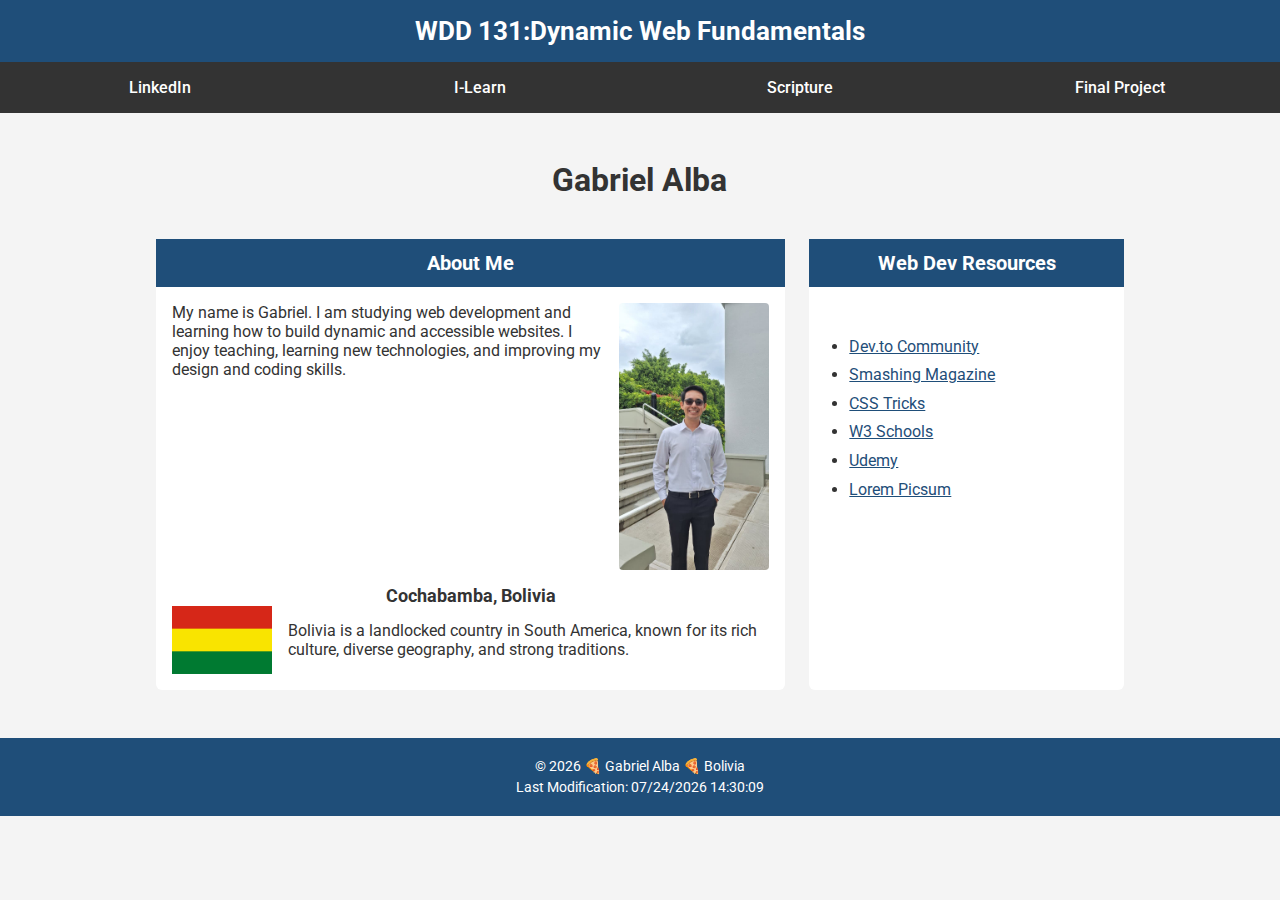
<file: index.html>
<!DOCTYPE html>
<html lang="en">
<head>
    <meta charset="UTF-8">
    <meta name="viewport" content="width=device-width, initial-scale=1.0">
    <title>WDD 131 | Dynamic Web Fundamentals | Gabriel Alba</title>
    <meta name="description" content="WDD 131 | Dynamic Web Fundamentals | Gabriel Alba. Personal homepage featuring biography, location information, and web development resources.">
    <meta name="author" content="Gabriel Alba">
    <link rel="preconnect" href="https://fonts.googleapis.com">
    <link rel="preconnect" href="https://fonts.gstatic.com" crossorigin>
    <link href="https://fonts.googleapis.com/css2?family=Roboto:wght@300;400;700&display=swap" rel="stylesheet">

    <link rel="stylesheet" href="styles/base.css">
    <script src="scripts/getdates.js" defer></script>
</head>
<body>
    <header>
    <span id="course-title">WDD 131:Dynamic Web Fundamentals</span>

    <nav>
      <a href="https://www.linkedin.com/in/gabriel-alba-976034266/" target="_blank">LinkedIn</a>
      <a href="https://byupw.instructure.com/" target="_blank">I-Learn</a>
      <a href="https://www.churchofjesuschrist.org/study/scriptures/bofm/moro/10?lang=spa#:~:text=32%20S%C3%AD%2C,poder%20de%20Dios." target="_blank">Scripture</a>
      <a href="#">Final Project</a>
    </nav>
  </header>

  <main>
    <h1>Gabriel Alba</h1>

    <section class="card">
      <h2>About Me</h2>

      <div class="card-content">
        <p>
          My name is Gabriel. I am studying web development and learning how to build dynamic and accessible websites. I enjoy teaching, learning new technologies, and improving my design and coding skills.
        </p>

        <img src="images/profile.jpg" alt="Profile photo of Gabriel Alba">
      </div>

      <h3>Cochabamba, Bolivia</h3>

      <div class="location">
        <img src="images/bolivian-flag.png" alt="Flag of Bolivia">
        <p>
          Bolivia is a landlocked country in South America, known for its rich culture, diverse geography, and strong traditions.
        </p>
      </div>
    </section>

    <section class="card">
      <h2>Web Dev Resources</h2>
      <ul>
        <li><a href="https://dev.to/" target="_blank">Dev.to Community</a></li>
        <li><a href="https://www.smashingmagazine.com/" target="_blank">Smashing Magazine</a></li>
        <li><a href="https://css-tricks.com/" target="_blank">CSS Tricks</a></li>
        <li><a href="https://www.w3schools.com/" target="_blank">W3 Schools</a></li>
        <li><a href="https://www.udemy.com/" target="_blank">Udemy</a></li>
        <li><a href="https://picsum.photos/" target="_blank">Lorem Picsum</a></li>
      </ul>
    </section>
  </main>

  <footer>
    <p>
      © <span id="currentyear"></span> 🍕 Gabriel Alba 🍕  Bolivia 
    </p>
    <p id="lastModified"></p>
  </footer>
    
</body>
</html>
</file>
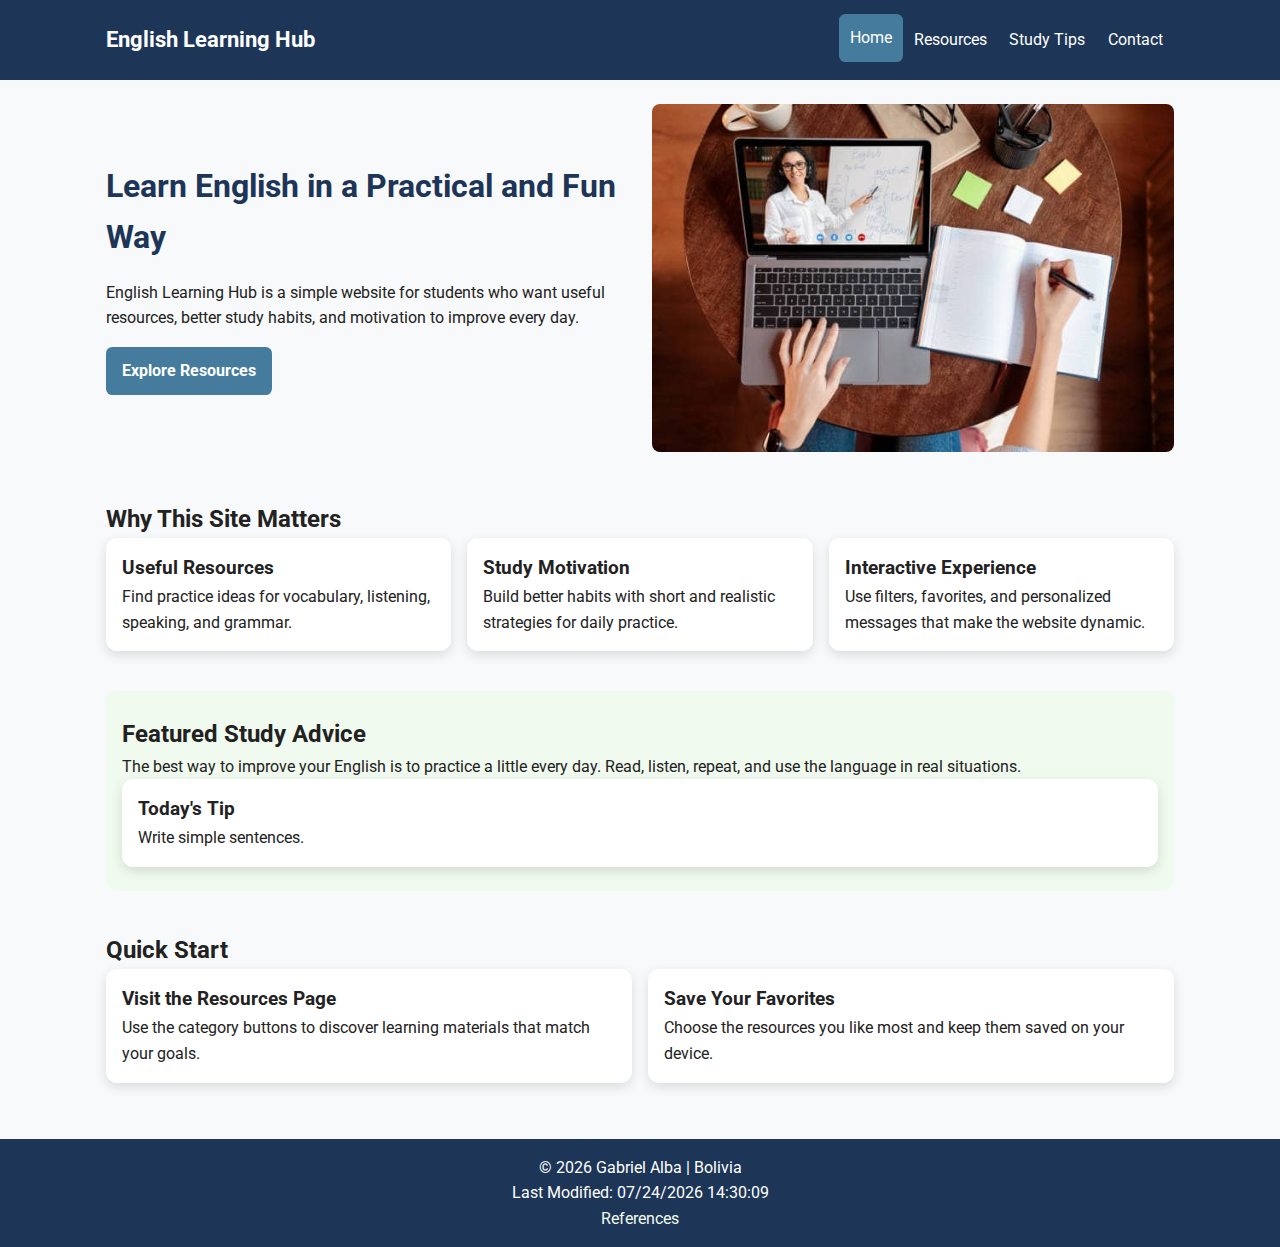
<file: project/index.html>
<!DOCTYPE html>
<html lang="en">
<head>
  <meta charset="UTF-8">
  <meta name="viewport" content="width=device-width, initial-scale=1.0">
  <meta name="description" content="English Learning Hub helps students practice English with resources, study tips, and interactive tools.">
  <meta name="author" content="Gabriel Alba">
  <title>English Learning Hub | Home</title>
  <link rel="preconnect" href="https://fonts.googleapis.com">
  <link rel="preconnect" href="https://fonts.gstatic.com" crossorigin>
  <link href="https://fonts.googleapis.com/css2?family=Roboto:wght@400;500;700&display=swap" rel="stylesheet">
  <link rel="stylesheet" href="styles/project.css">
  <script src="scripts/project.js" defer></script>
</head>
<body>
  <header>
    <div class="header-container">
      <a href="index.html" class="logo">English Learning Hub</a>
      <button id="menu-button" aria-label="Open navigation menu" aria-expanded="false">☰</button>
      <nav id="main-nav">
        <a href="index.html" class="active">Home</a>
        <a href="resources.html">Resources</a>
        <a href="tips.html">Study Tips</a>
        <a href="contact.html">Contact</a>
      </nav>
    </div>
  </header>

  <main>
    <section class="hero">
      <div class="hero-text">
        <h1>Learn English in a Practical and Fun Way</h1>
        <p>
          English Learning Hub is a simple website for students who want useful resources,
          better study habits, and motivation to improve every day.
        </p>
        <a class="button" href="resources.html">Explore Resources</a>
      </div>
      <div class="hero-image">
        <img src="images/hero.jpg" alt="Student learning English with a laptop and notebook" width="700" height="500">
      </div>
    </section>

    <section class="content-section">
      <h2>Why This Site Matters</h2>
      <div class="grid-three">
        <article class="card">
          <h3>Useful Resources</h3>
          <p>Find practice ideas for vocabulary, listening, speaking, and grammar.</p>
        </article>
        <article class="card">
          <h3>Study Motivation</h3>
          <p>Build better habits with short and realistic strategies for daily practice.</p>
        </article>
        <article class="card">
          <h3>Interactive Experience</h3>
          <p>Use filters, favorites, and personalized messages that make the website dynamic.</p>
        </article>
      </div>
    </section>

    <section class="content-section highlight">
      <h2>Featured Study Advice</h2>
      <p>
        The best way to improve your English is to practice a little every day.
        Read, listen, repeat, and use the language in real situations.
      </p>
      <div class="tip-box">
        <h3>Today&apos;s Tip</h3>
        <p id="daily-tip">A helpful study tip will appear here.</p>
      </div>
    </section>

    <section class="content-section">
      <h2>Quick Start</h2>
      <div class="grid-two">
        <article class="card">
          <h3>Visit the Resources Page</h3>
          <p>Use the category buttons to discover learning materials that match your goals.</p>
        </article>
        <article class="card">
          <h3>Save Your Favorites</h3>
          <p>Choose the resources you like most and keep them saved on your device.</p>
        </article>
      </div>
    </section>
  </main>

  <footer>
    <p>&copy; <span id="currentyear"></span> Gabriel Alba | Bolivia</p>
    <p id="lastModified"></p>
    <p><a href="references.html">References</a></p>
  </footer>
</body>
</html>
</file>
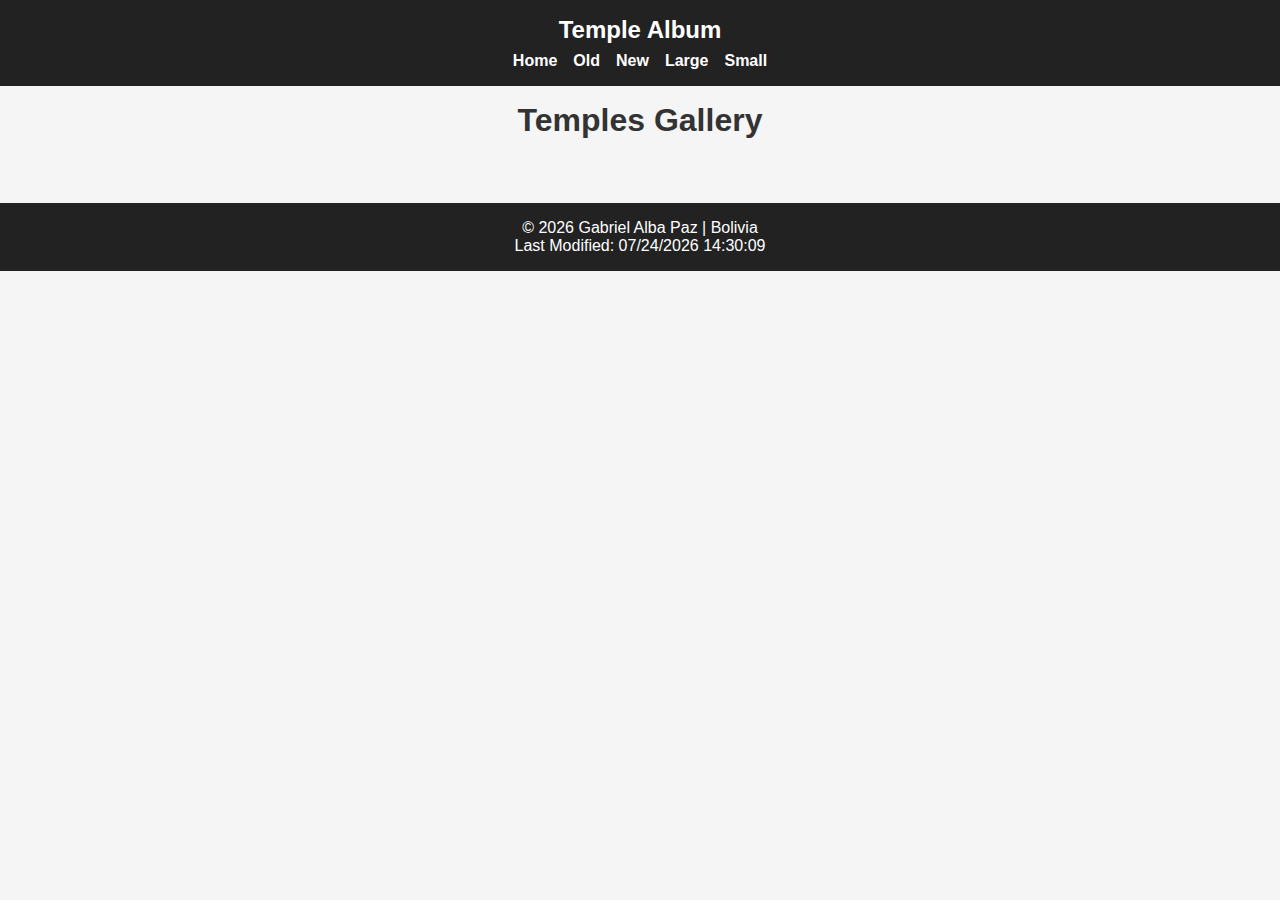
<file: filtered-temples.html>
<!DOCTYPE html>
<html lang="es">
<head>
    <meta charset="UTF-8">
    <meta name="viewport" content="width=device-width, initial-scale=1.0">
    <title>Temple Album</title> 

    <link rel="stylesheet" href="styles/filtered-temples.css">
    <link rel="stylesheet" href="styles/filtered-temples-large.css">

    <script src="scripts/filtered-temples.js" defer></script>

</head>
<body>

<header>
    <h2>Temple Album</h2>

    <button id="menuButton">&#9776;</button>

    <nav>
        <ul id="navMenu">
            <li><a href="#" id="home">Home</a></li>
            <li><a href="#" id="old">Old</a></li>
            <li><a href="#" id="new">New</a></li>
            <li><a href="#" id="large">Large</a></li>
            <li><a href="#" id="small">Small</a></li>
        </ul>
    </nav>
</header>

<main>
    <h1>Temples Gallery</h1>

 
    <div id="templeContainer"></div>

</main>

<footer>
    <p>&copy; <span id="year"></span> Gabriel Alba Paz | Bolivia</p>
    <p id="lastModified"></p>
</footer>

</body>
</html>
</file>
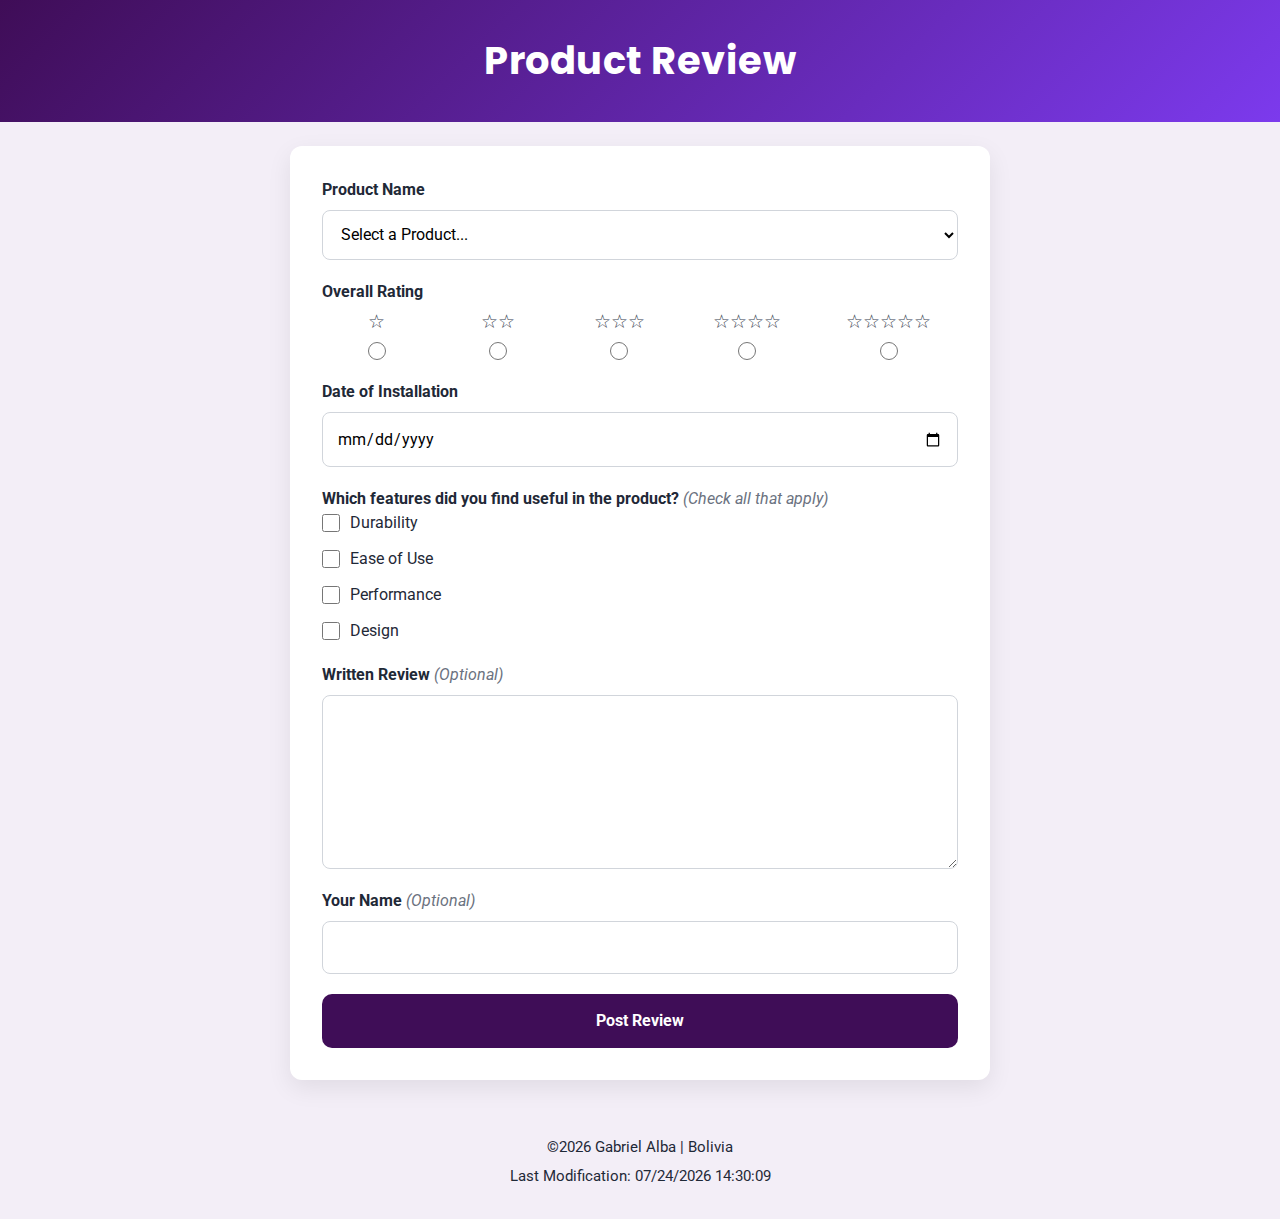
<file: form.html>
<!DOCTYPE html>
<html lang="en-US">
<head>
  <meta charset="UTF-8">
  <meta name="viewport" content="width=device-width, initial-scale=1.0">
  <meta name="description" content="Product review form">
  <meta name="author" content="Gabriel Alba">

  <title>Product Review</title>

  <link rel="preconnect" href="https://fonts.googleapis.com">
  <link rel="preconnect" href="https://fonts.gstatic.com" crossorigin>
  <link href="https://fonts.googleapis.com/css2?family=Roboto:wght@400;700&family=Poppins:wght@600&display=swap" rel="stylesheet">

  <link rel="stylesheet" href="styles/form.css">
  <script src="scripts/form.js" defer></script>
</head>
<body>
  <header class="site-header">
    <h1>Product Review</h1>
  </header>

  <main>
    <section class="form-wrapper">
      <form method="get" action="review.html" class="review-form">
        
        <div class="form-group">
          <label for="productName">Product Name</label>
          <select id="productName" name="productName" required>
            <option value="" disabled selected>Select a Product...</option>
          </select>
        </div>

        <fieldset class="form-group rating-group">
          <legend>Overall Rating</legend>
          <div class="rating-options">
            <div class="rating-option">
              <label for="rating1">☆</label>
              <input type="radio" id="rating1" name="overallRating" value="1" required>
            </div>

            <div class="rating-option">
              <label for="rating2">☆☆</label>
              <input type="radio" id="rating2" name="overallRating" value="2">
            </div>

            <div class="rating-option">
              <label for="rating3">☆☆☆</label>
              <input type="radio" id="rating3" name="overallRating" value="3">
            </div>

            <div class="rating-option">
              <label for="rating4">☆☆☆☆</label>
              <input type="radio" id="rating4" name="overallRating" value="4">
            </div>

            <div class="rating-option">
              <label for="rating5">☆☆☆☆☆</label>
              <input type="radio" id="rating5" name="overallRating" value="5">
            </div>
          </div>
        </fieldset>

        <div class="form-group">
          <label for="installDate">Date of Installation</label>
          <input type="date" id="installDate" name="installDate" required>
        </div>

        <fieldset class="form-group features-group">
          <legend>Which features did you find useful in the product? <span class="helper-text">(Check all that apply)</span></legend>

          <div class="checkbox-item">
            <input type="checkbox" id="durability" name="features" value="Durability">
            <label for="durability">Durability</label>
          </div>

          <div class="checkbox-item">
            <input type="checkbox" id="easeOfUse" name="features" value="Ease of Use">
            <label for="easeOfUse">Ease of Use</label>
          </div>

          <div class="checkbox-item">
            <input type="checkbox" id="performance" name="features" value="Performance">
            <label for="performance">Performance</label>
          </div>

          <div class="checkbox-item">
            <input type="checkbox" id="design" name="features" value="Design">
            <label for="design">Design</label>
          </div>
        </fieldset>

        <div class="form-group">
          <label for="writtenReview">Written Review <span class="helper-text">(Optional)</span></label>
          <textarea id="writtenReview" name="writtenReview" rows="6"></textarea>
        </div>

        <div class="form-group">
          <label for="userName">Your Name <span class="helper-text">(Optional)</span></label>
          <input type="text" id="userName" name="userName">
        </div>

        <div class="form-group">
          <input type="submit" value="Post Review" class="submit-button">
        </div>
      </form>
    </section>
  </main>

  <footer class="site-footer">
    <p>&copy;<span id="currentYear"></span> Gabriel Alba | Bolivia</p>
    <p id="lastModified"></p>
  </footer>
</body>
</html>
</file>
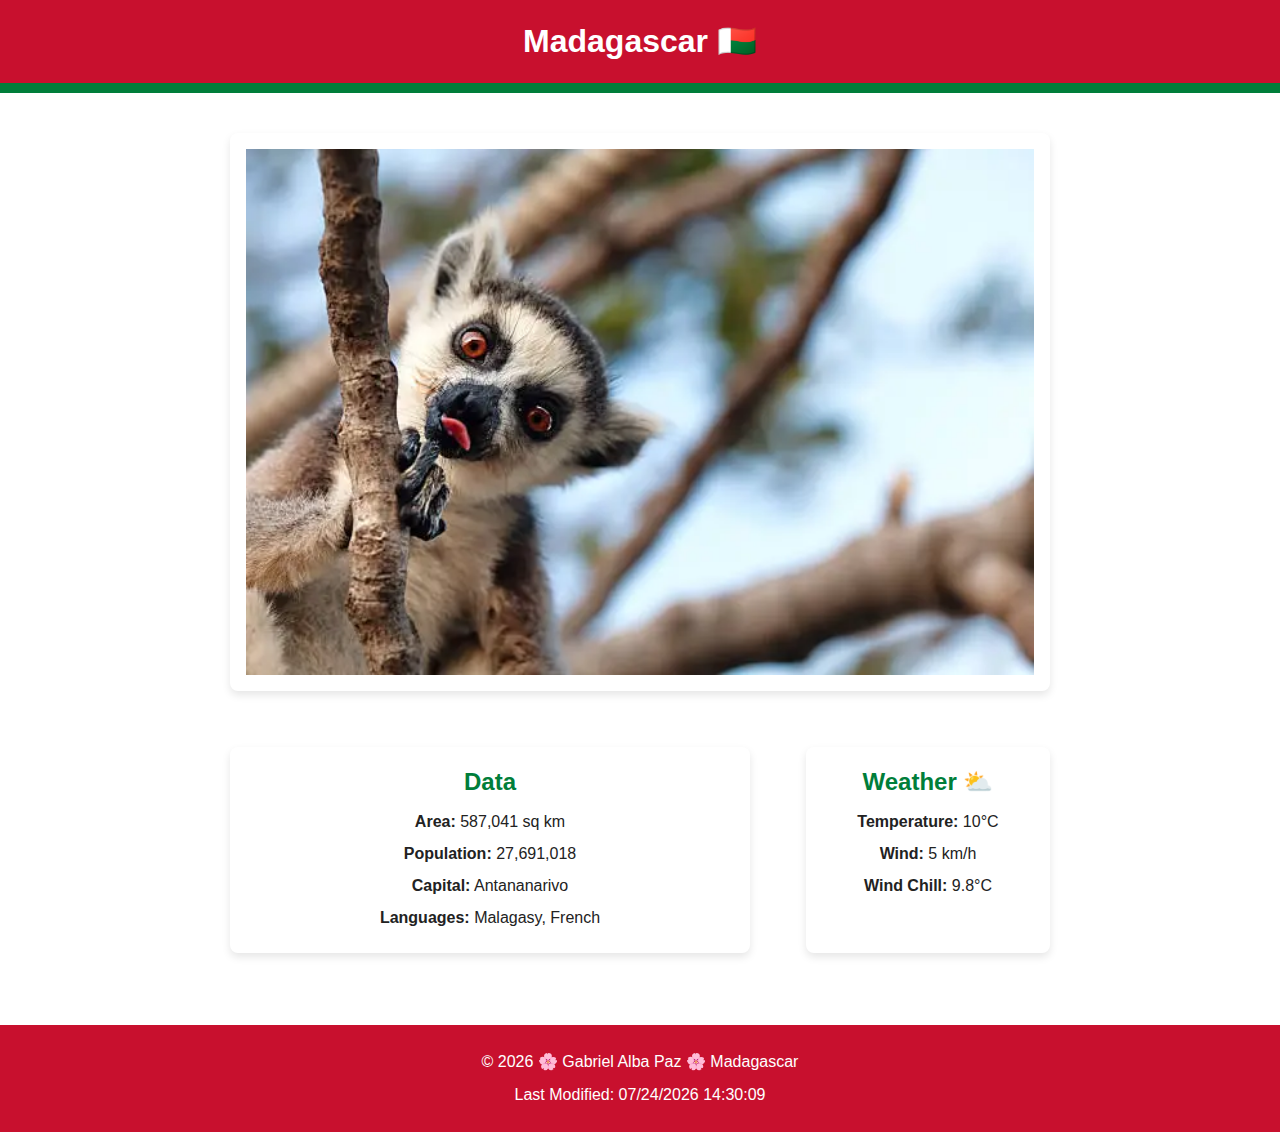
<file: place.html>
<!DOCTYPE html>
<html lang="en">
<head>
    <meta charset="UTF-8">
    <meta name="viewport" content="width=device-width, initial-scale=1.0">
    <title>Madagascar</title>

    <meta name="description" content="Discover key facts and weather information about Madagascar.">
    <meta name="author" content="Gabriel Alba Paz">

    <link rel="stylesheet" href="styles/place.css">
    <link rel="stylesheet" href="styles/place-large.css" media="(min-width: 768px)">


    <script src="scripts/place.js" defer></script>
</head>

<body>

    <header>
        <h1>Madagascar</h1>
    </header>

    
    <div class="green-bar"></div>

    <main>

        <section class="hero">
            <picture>
                <source srcset="images/madagascar-large.webp" media="(min-width: 768px)">
                <img src="images/madagascar-small.webp" alt="Ring-tailed lemur in Madagascar">
            </picture>
        </section>

        <section class="data">
            <h2>Data</h2>
            <ul>
                <li><strong>Area:</strong> 587,041 sq km</li>
                <li><strong>Population:</strong> 27,691,018</li>
                <li><strong>Capital:</strong> Antananarivo</li>
                <li><strong>Languages:</strong> Malagasy, French</li>
            </ul>
        </section>

        <section class="weather">
            <h2>Weather</h2>
            <img src="images/weather.svg" alt="Weather icon" class="weather-icon">
            <ul>
                <li><strong>Temperature:</strong> 10°C</li>
                <li><strong>Wind:</strong> 5 km/h</li>
                <li><strong>Wind Chill:</strong> <span id="windChill"></span></li>
            </ul>
        </section>

    </main>

    <footer>
        <p>&copy; <span id="currentYear"></span> 🌸 Gabriel Alba Paz 🌸 Madagascar</p>
        <p id="lastModified"></p>
    </footer>

</body>
</html>
</file>
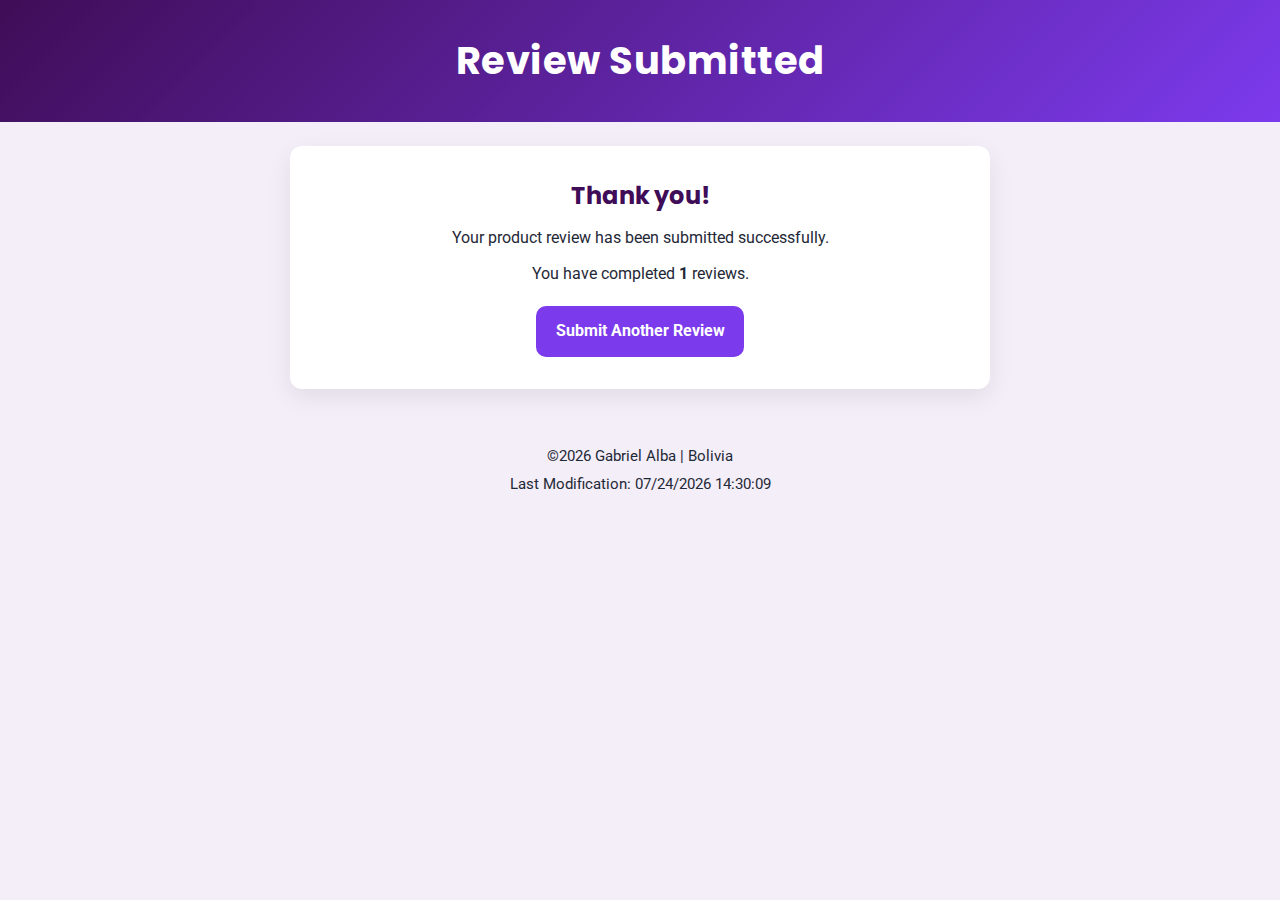
<file: review.html>
<!DOCTYPE html>
<html lang="en-US">
<head>
  <meta charset="UTF-8">
  <meta name="viewport" content="width=device-width, initial-scale=1.0">
  <meta name="description" content="Product review confirmation page">
  <meta name="author" content="Gabriel Alba">

  <title>Review Submitted</title>

  <link rel="preconnect" href="https://fonts.googleapis.com">
  <link rel="preconnect" href="https://fonts.gstatic.com" crossorigin>
  <link href="https://fonts.googleapis.com/css2?family=Roboto:wght@400;700&family=Poppins:wght@600&display=swap" rel="stylesheet">

  <link rel="stylesheet" href="styles/form.css">
  <script src="scripts/form.js" defer></script>
</head>
<body>
  <header class="site-header">
    <h1>Review Submitted</h1>
  </header>

  <main>
    <section class="form-wrapper confirmation-card">
      <h2>Thank you!</h2>
      <p>Your product review has been submitted successfully.</p>
      <p>You have completed <strong><span id="reviewCount">0</span></strong> reviews.</p>

      <a href="form.html" class="back-link">Submit Another Review</a>
    </section>
  </main>

  <footer class="site-footer">
    <p>&copy;<span id="currentYear"></span> Gabriel Alba | Bolivia</p>
    <p id="lastModified"></p>
  </footer>
</body>
</html>
</file>
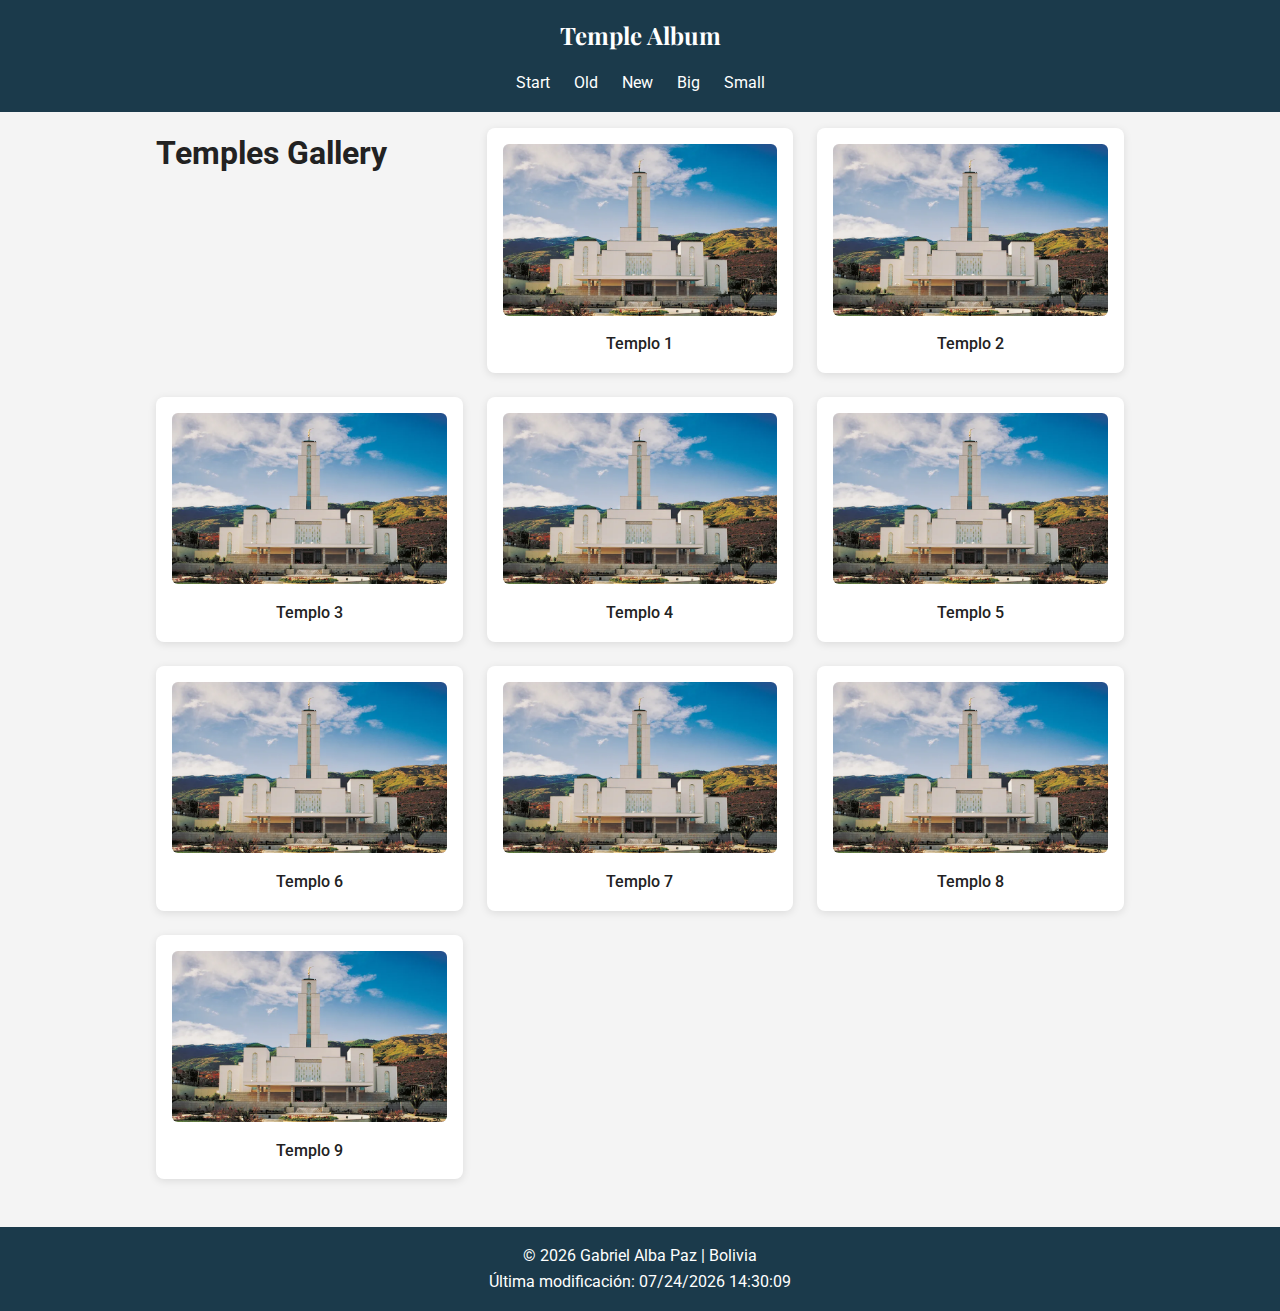
<file: temples.html>
<!DOCTYPE html>
<html lang="es">
<head>
    <meta charset="UTF-8">
    <meta name="viewport" content="width=device-width, initial-scale=1.0">
    <title>Álbum del Templo</title> 
    <link rel="stylesheet" href="styles/temples.css">
    <link rel="stylesheet" href="styles/temples-large.css">
    <script src="scripts/temples.js" defer></script>
    <link rel="preconnect" href="https://fonts.googleapis.com">
    <link rel="preconnect" href="https://fonts.gstatic.com" crossorigin>
    <link href="https://fonts.googleapis.com/css2?family=Playfair+Display:wght@600&family=Roboto:wght@400;500&display=swap" rel="stylesheet">
    <link rel="icon" href="images/favicon.ico">


</head>
<body>

    <header>
        <h2>Temple Album</h2>

        <button id="menuButton" aria-label="Menú">&#9776;</button>

        <nav>
            <ul id="navMenu">
                <li><a href="#">Start</a></li>
                <li><a href="#">Old</a></li>
                <li><a href="#">New</a></li>
                <li><a href="#">Big</a></li>
                <li><a href="#">Small</a></li>
            </ul>
        </nav>
    </header>

    <main>
        <h1>Temples Gallery</h1>

        <figure>
            <img src="images/temple.webp" alt="Templo 1">
            <figcaption>Templo 1</figcaption>
        </figure>

        <figure>
            <img src="images/temple.webp" alt="Templo 2">
            <figcaption>Templo 2</figcaption>
        </figure>

        <figure>
            <img src="images/temple.webp" alt="Templo 3">
            <figcaption>Templo 3</figcaption>
        </figure>

        <figure>
            <img src="images/temple.webp" alt="Templo 4">
            <figcaption>Templo 4</figcaption>
        </figure>

        <figure>
            <img src="images/temple.webp" alt="Templo 5">
            <figcaption>Templo 5</figcaption>
        </figure>

        <figure>
            <img src="images/temple.webp" alt="Templo 6">
            <figcaption>Templo 6</figcaption>
        </figure>

        <figure>
            <img src="images/temple.webp" alt="Templo 7">
            <figcaption>Templo 7</figcaption>
        </figure>

        <figure>
            <img src="images/temple.webp" alt="Templo 8">
            <figcaption>Templo 8</figcaption>
        </figure>

        <figure>
            <img src="images/temple.webp" alt="Templo 9"> 
            <figcaption>Templo 9</figcaption>
        </figure>

    </main>

    <footer>
        <p>&copy; <span id="year"></span> Gabriel Alba Paz | Bolivia</p>
        <p id="lastModified"></p>
    </footer>

</body>
</html>
</file>
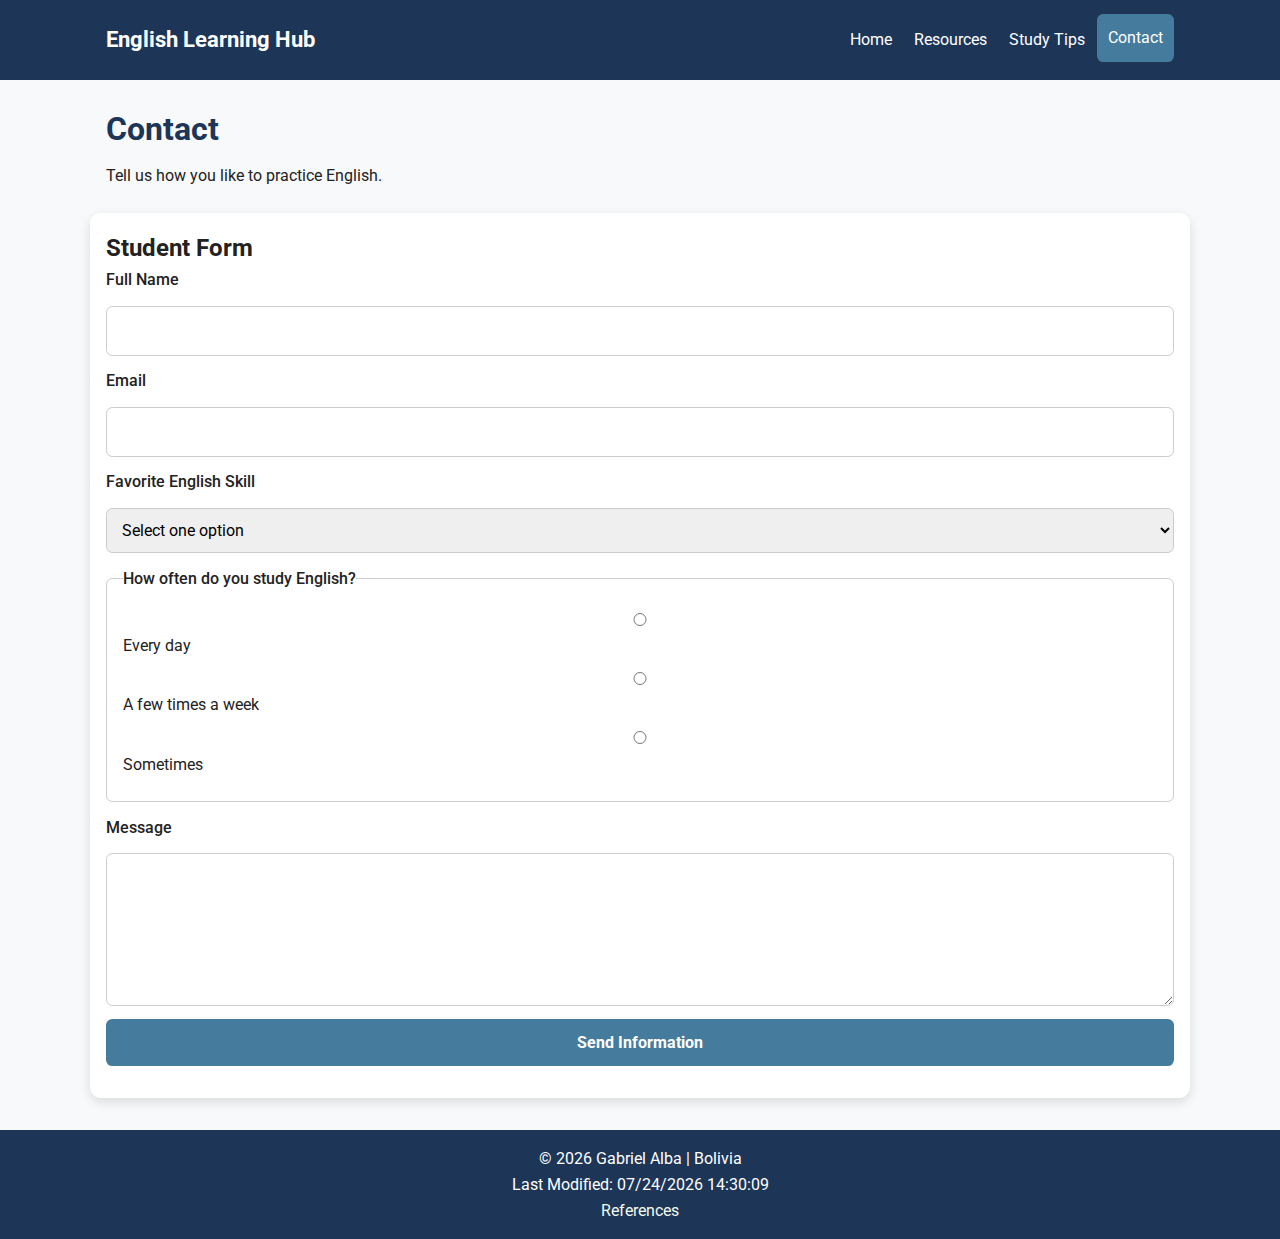
<file: project/contact.html>
<!DOCTYPE html>
<html lang="en">
<head>
  <meta charset="UTF-8">
  <meta name="viewport" content="width=device-width, initial-scale=1.0">
  <meta name="description" content="Contact page for English Learning Hub.">
  <meta name="author" content="Gabriel Alba">
  <title>English Learning Hub | Contact</title>

 
  <link rel="preconnect" href="https://fonts.googleapis.com">
  <link rel="preconnect" href="https://fonts.gstatic.com" crossorigin>
  <link href="https://fonts.googleapis.com/css2?family=Roboto:wght@400;500;700&display=swap" rel="stylesheet">

 
  <link rel="stylesheet" href="styles/project.css">


  <script src="scripts/project.js" defer></script>
</head>

<body>

  
  <header>
    <div class="header-container">
      <a href="index.html" class="logo">English Learning Hub</a>

      <button id="menu-button" aria-label="Open navigation menu" aria-expanded="false">
        ☰
      </button>

      <nav id="main-nav">
        <a href="index.html">Home</a>
        <a href="resources.html">Resources</a>
        <a href="tips.html">Study Tips</a>
        <a href="contact.html" class="active">Contact</a>
      </nav>
    </div>
  </header>


  <main>

    <section class="page-banner">
      <h1>Contact</h1>
      <p>Tell us how you like to practice English.</p>
    </section>

    
    <section class="content-section form-section">
      <h2>Student Form</h2>

      <form id="contact-form" action="#" method="get">

       
        <label for="full-name">Full Name</label>
        <input type="text" id="full-name" name="full-name" required>

       
        <label for="email">Email</label>
        <input type="email" id="email" name="email" required>

      
        <label for="skill">Favorite English Skill</label>
        <select id="skill" name="skill" required>
          <option value="">Select one option</option>
          <option value="Vocabulary">Vocabulary</option>
          <option value="Listening">Listening</option>
          <option value="Speaking">Speaking</option>
          <option value="Grammar">Grammar</option>
        </select>

       
        <fieldset>
          <legend>How often do you study English?</legend>

          <label>
            <input type="radio" name="frequency" value="Every day" required>
            Every day
          </label>

          <label>
            <input type="radio" name="frequency" value="A few times a week">
            A few times a week
          </label>

          <label>
            <input type="radio" name="frequency" value="Sometimes">
            Sometimes
          </label>
        </fieldset>

      
        <label for="message">Message</label>
        <textarea id="message" name="message" rows="5" required></textarea>

      
        <input type="submit" value="Send Information" class="button">

      </form>

   
      <div id="form-response" class="form-response"></div>

    </section>

  </main>


  <footer>
    <p>&copy; <span id="currentyear"></span> Gabriel Alba | Bolivia</p>
    <p id="lastModified"></p>
    <p><a href="references.html">References</a></p>
  </footer>

</body>
</html>
</file>
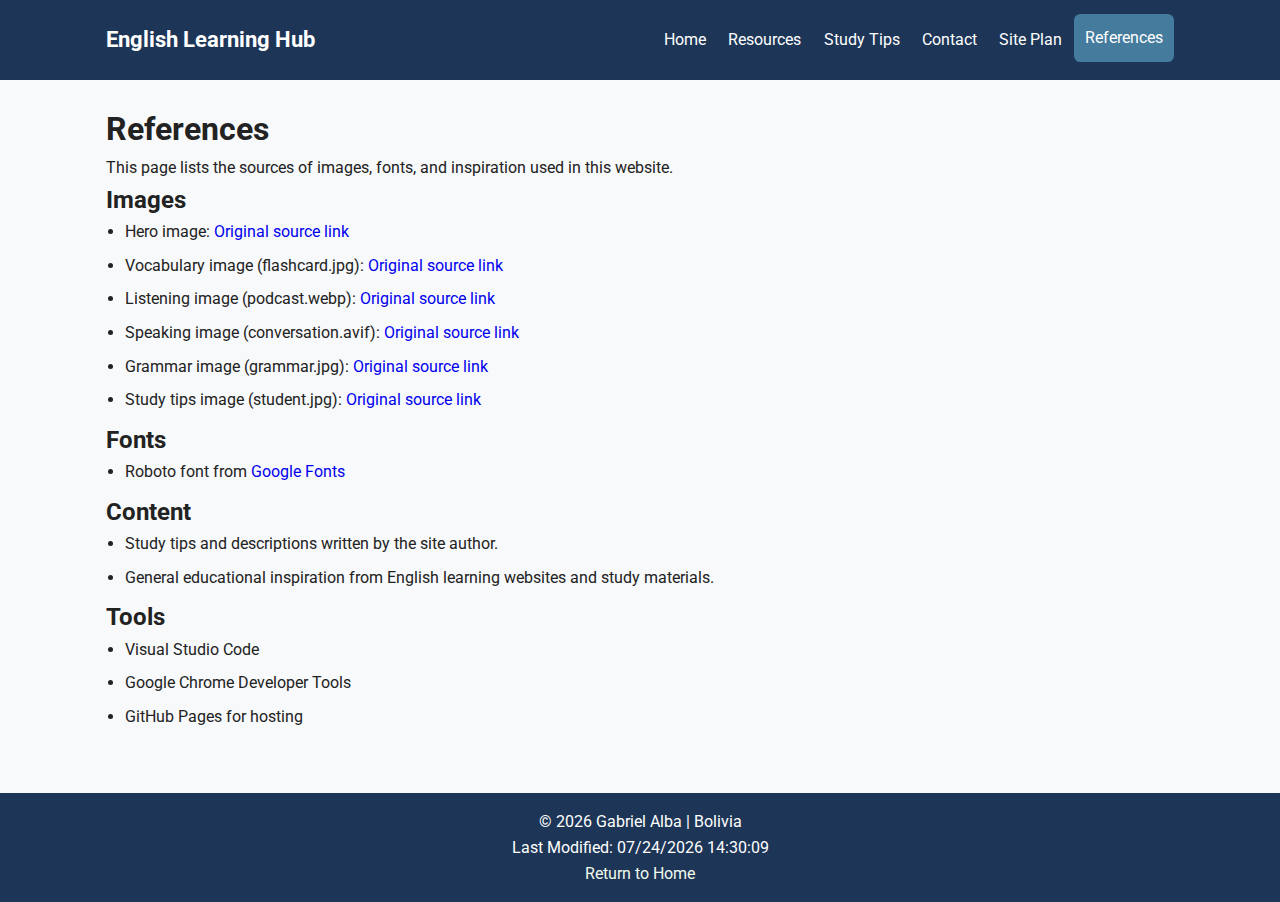
<file: project/references.html>
<!DOCTYPE html>
<html lang="en">
<head>
  <meta charset="UTF-8">
  <meta name="viewport" content="width=device-width, initial-scale=1.0">
  <meta name="description" content="References used in the English Learning Hub website.">
  <meta name="author" content="Gabriel Alba">
  <title>English Learning Hub | References</title>

  <link rel="preconnect" href="https://fonts.googleapis.com">
  <link rel="preconnect" href="https://fonts.gstatic.com" crossorigin>
  <link href="https://fonts.googleapis.com/css2?family=Roboto:wght@400;500;700&display=swap" rel="stylesheet">

  <link rel="stylesheet" href="styles/project.css">
  <script src="scripts/project.js" defer></script>
</head>
<body>

  <header>
    <div class="header-container">
      <a href="index.html" class="logo">English Learning Hub</a>

      <button id="menu-button" aria-label="Open navigation menu" aria-expanded="false">
        ☰
      </button>

      <nav id="main-nav">
        <a href="index.html">Home</a>
        <a href="resources.html">Resources</a>
        <a href="tips.html">Study Tips</a>
        <a href="contact.html">Contact</a>
        <a href="siteplan.html">Site Plan</a>
        <a href="references.html" class="active">References</a>
      </nav>
    </div>
  </header>

  <main class="content-section">
    <h1>References</h1>
    <p>This page lists the sources of images, fonts, and inspiration used in this website.</p>

    <section>
      <h2>Images</h2>
      <ul class="references-list">
        <li>
          Hero image:
          <a href="https://www.istockphoto.com/photos/learn-english-online target="_blank" rel="noopener">Original source link</a>
        </li>
        <li>
          Vocabulary image (flashcard.jpg):
          <a href="https://apps.apple.com/es/app/flashcards-crea-y-aprende/id6753877375" target="_blank" rel="noopener">Original source link</a>
        </li>
        <li>
          Listening image (podcast.webp):
          <a href="https://www.intotheminds.com/blog/es/cuanto-cuesta-un-brand-podcast/" target="_blank" rel="noopener">Original source link</a>
        </li>
        <li>
          Speaking image (conversation.avif):
          <a href="https://www.freepik.com/premium-vector/group-business-people-talking-with-speech-bubbles-flat-vector-illustration_147988312.htm" target="_blank" rel="noopener">Original source link</a>
        </li>
        <li>
          Grammar image (grammar.jpg):
          <a href="https://www.cambridge.org/gb/cambridgeenglish/catalog/grammar-vocabulary-and-pronunciation/english-grammar-use-5th-edition" target="_blank" rel="noopener">Original source link</a>
        </li>
        <li>
          Study tips image (student.jpg):
          <a href="https://lhalondon.com/2025/02/25/creating-a-study-space-how-to-set-up-your-desk/" target="_blank" rel="noopener">Original source link</a>
        </li>
      </ul>
    </section>

    <section>
      <h2>Fonts</h2>
      <ul class="references-list">
        <li>
          Roboto font from
          <a href="https://fonts.google.com/specimen/Roboto" target="_blank" rel="noopener">Google Fonts</a>
        </li>
      </ul>
    </section>

    <section>
      <h2>Content</h2>
      <ul class="references-list">
        <li>Study tips and descriptions written by the site author.</li>
        <li>General educational inspiration from English learning websites and study materials.</li>
      </ul>
    </section>

    <section>
      <h2>Tools</h2>
      <ul class="references-list">
        <li>Visual Studio Code</li>
        <li>Google Chrome Developer Tools</li>
        <li>GitHub Pages for hosting</li>
      </ul>
    </section>
  </main>

  <footer>
    <p>&copy; <span id="currentyear"></span> Gabriel Alba | Bolivia</p>
    <p id="lastModified"></p>
    <p><a href="index.html">Return to Home</a></p>
  </footer>

</body>
</html>
</file>
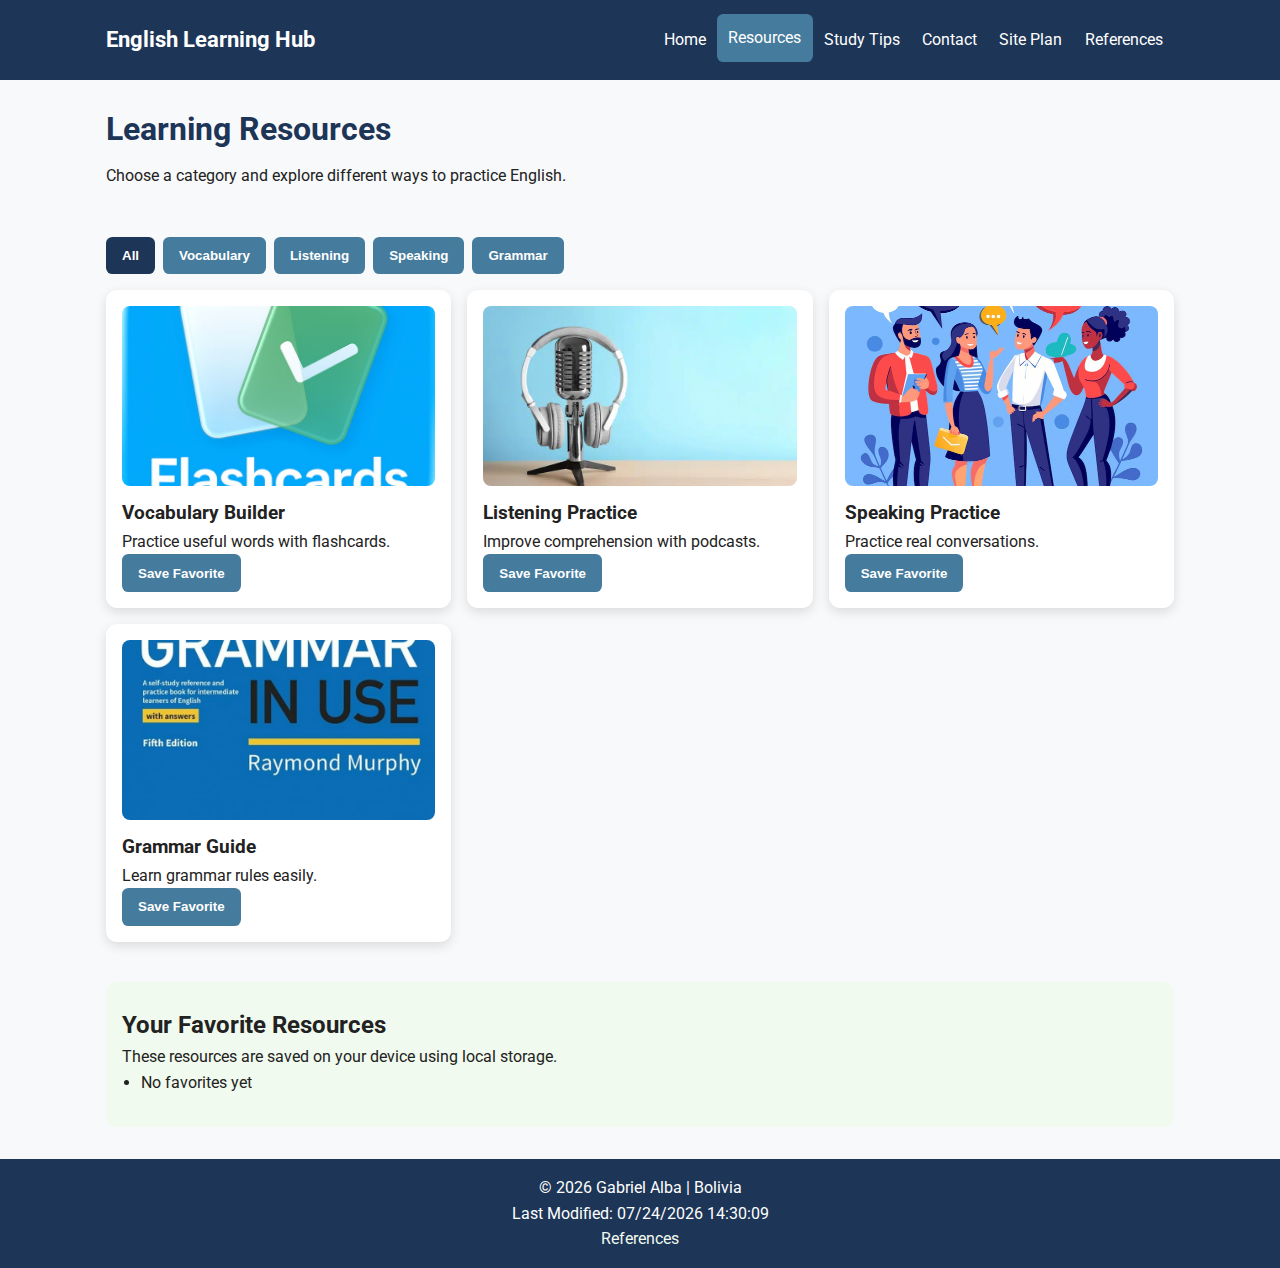
<file: project/resources.html>
<!DOCTYPE html>
<html lang="en">
<head>
  <meta charset="UTF-8">
  <meta name="viewport" content="width=device-width, initial-scale=1.0">
  <meta name="description" content="Explore English learning resources by category.">
  <meta name="author" content="Gabriel Alba">
  <title>English Learning Hub | Resources</title>

  <link rel="preconnect" href="https://fonts.googleapis.com">
  <link rel="preconnect" href="https://fonts.gstatic.com" crossorigin>
  <link href="https://fonts.googleapis.com/css2?family=Roboto:wght@400;500;700&display=swap" rel="stylesheet">

  <link rel="stylesheet" href="styles/project.css">
  <script src="scripts/project.js" defer></script>
</head>
<body>

  <header>
    <div class="header-container">
      <a href="index.html" class="logo">English Learning Hub</a>

      <button id="menu-button" aria-label="Open navigation menu" aria-expanded="false">
        ☰
      </button>

      <nav id="main-nav">
        <a href="index.html">Home</a>
        <a href="resources.html" class="active">Resources</a>
        <a href="tips.html">Study Tips</a>
        <a href="contact.html">Contact</a>
        <a href="siteplan.html">Site Plan</a>
        <a href="references.html">References</a>
      </nav>
    </div>
  </header>

  <main>
    <section class="page-banner">
      <h1>Learning Resources</h1>
      <p>Choose a category and explore different ways to practice English.</p>
    </section>

    <section class="content-section">
      <div class="filter-buttons">
        <button class="filter-btn active-filter" data-category="all">All</button>
        <button class="filter-btn" data-category="vocabulary">Vocabulary</button>
        <button class="filter-btn" data-category="listening">Listening</button>
        <button class="filter-btn" data-category="speaking">Speaking</button>
        <button class="filter-btn" data-category="grammar">Grammar</button>
      </div>

      <div id="resource-container" class="grid-three"></div>
    </section>

    <section class="content-section highlight">
      <h2>Your Favorite Resources</h2>
      <p>These resources are saved on your device using local storage.</p>
      <ul id="favorites-list" class="favorites-list"></ul>
    </section>
  </main>

  <footer>
    <p>&copy; <span id="currentyear"></span> Gabriel Alba | Bolivia</p>
    <p id="lastModified"></p>
    <p><a href="references.html">References</a></p>
  </footer>

</body>
</html>
</file>
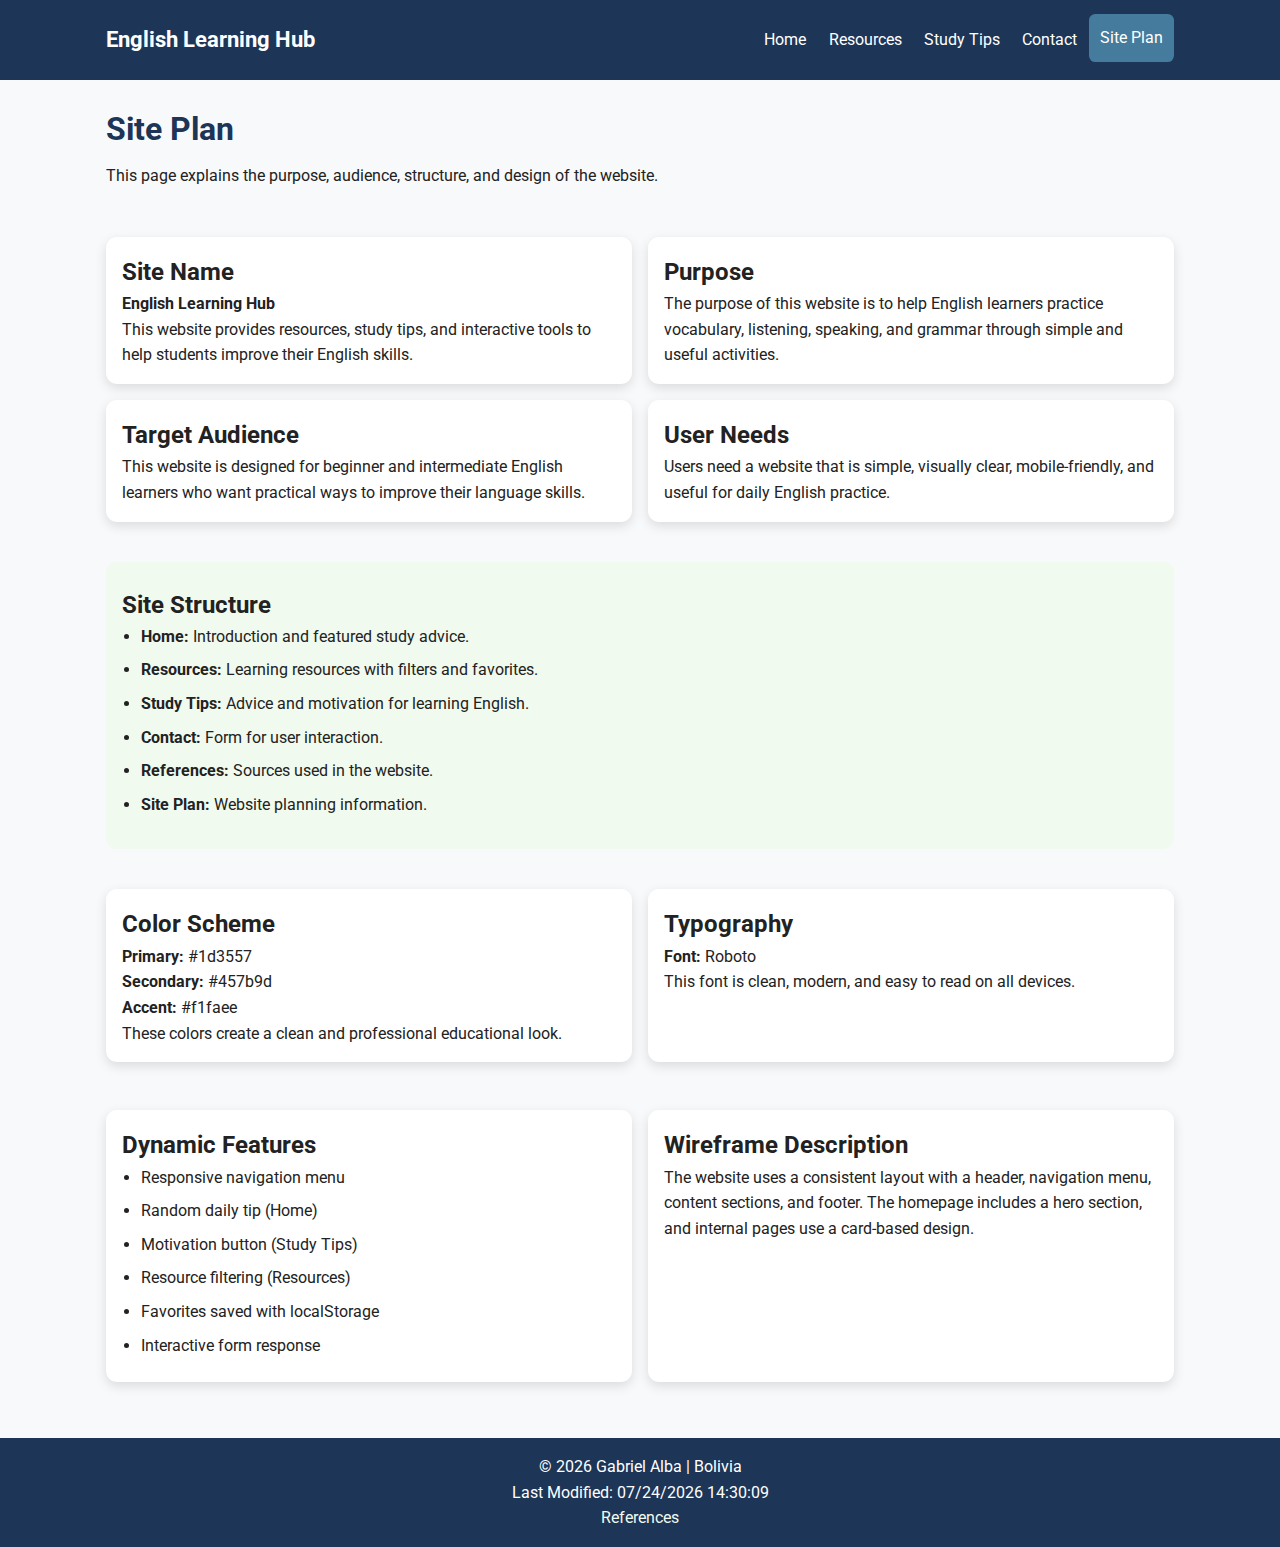
<file: project/siteplan.html>
<!DOCTYPE html>
<html lang="en">
<head>
  <meta charset="UTF-8">
  <meta name="viewport" content="width=device-width, initial-scale=1.0">
  <meta name="description" content="Site plan for the English Learning Hub website.">
  <meta name="author" content="Gabriel Alba">
  <title>English Learning Hub | Site Plan</title>

 
  <link rel="preconnect" href="https://fonts.googleapis.com">
  <link rel="preconnect" href="https://fonts.gstatic.com" crossorigin>
  <link href="https://fonts.googleapis.com/css2?family=Roboto:wght@400;500;700&display=swap" rel="stylesheet">

 
  <link rel="stylesheet" href="styles/project.css">

 
  <script src="scripts/project.js" defer></script>
</head>

<body>

 
  <header>
    <div class="header-container">
      <a href="index.html" class="logo">English Learning Hub</a>

      <button id="menu-button" aria-label="Open navigation menu" aria-expanded="false">
        ☰
      </button>

      <nav id="main-nav">
        <a href="index.html">Home</a>
        <a href="resources.html">Resources</a>
        <a href="tips.html">Study Tips</a>
        <a href="contact.html">Contact</a>
        <a href="siteplan.html" class="active">Site Plan</a>
      </nav>
    </div>
  </header>

 
  <main>

    
    <section class="page-banner">
      <h1>Site Plan</h1>
      <p>This page explains the purpose, audience, structure, and design of the website.</p>
    </section>

  
    <section class="content-section">
      <div class="grid-two">

        <article class="card">
          <h2>Site Name</h2>
          <p><strong>English Learning Hub</strong></p>
          <p>
            This website provides resources, study tips, and interactive tools to help students improve their English skills.
          </p>
        </article>

        <article class="card">
          <h2>Purpose</h2>
          <p>
            The purpose of this website is to help English learners practice vocabulary, listening, speaking, and grammar through simple and useful activities.
          </p>
        </article>

        <article class="card">
          <h2>Target Audience</h2>
          <p>
            This website is designed for beginner and intermediate English learners who want practical ways to improve their language skills.
          </p>
        </article>

        <article class="card">
          <h2>User Needs</h2>
          <p>
            Users need a website that is simple, visually clear, mobile-friendly, and useful for daily English practice.
          </p>
        </article>

      </div>
    </section>

 
    <section class="content-section highlight">
      <h2>Site Structure</h2>
      <ul class="references-list">
        <li><strong>Home:</strong> Introduction and featured study advice.</li>
        <li><strong>Resources:</strong> Learning resources with filters and favorites.</li>
        <li><strong>Study Tips:</strong> Advice and motivation for learning English.</li>
        <li><strong>Contact:</strong> Form for user interaction.</li>
        <li><strong>References:</strong> Sources used in the website.</li>
        <li><strong>Site Plan:</strong> Website planning information.</li>
      </ul>
    </section>


    <section class="content-section">
      <div class="grid-two">

        <article class="card">
          <h2>Color Scheme</h2>
          <p><strong>Primary:</strong> #1d3557</p>
          <p><strong>Secondary:</strong> #457b9d</p>
          <p><strong>Accent:</strong> #f1faee</p>
          <p>
            These colors create a clean and professional educational look.
          </p>
        </article>

        <article class="card">
          <h2>Typography</h2>
          <p><strong>Font:</strong> Roboto</p>
          <p>
            This font is clean, modern, and easy to read on all devices.
          </p>
        </article>

      </div>
    </section>

  
    <section class="content-section">
      <div class="grid-two">

        <article class="card">
          <h2>Dynamic Features</h2>
          <ul class="references-list">
            <li>Responsive navigation menu</li>
            <li>Random daily tip (Home)</li>
            <li>Motivation button (Study Tips)</li>
            <li>Resource filtering (Resources)</li>
            <li>Favorites saved with localStorage</li>
            <li>Interactive form response</li>
          </ul>
        </article>

        <article class="card">
          <h2>Wireframe Description</h2>
          <p>
            The website uses a consistent layout with a header, navigation menu, content sections, and footer. 
            The homepage includes a hero section, and internal pages use a card-based design.
          </p>
        </article>

      </div>
    </section>

  </main>


  <footer>
    <p>&copy; <span id="currentyear"></span> Gabriel Alba | Bolivia</p>
    <p id="lastModified"></p>
    <p><a href="references.html">References</a></p>
  </footer>

</body>
</html>
</file>
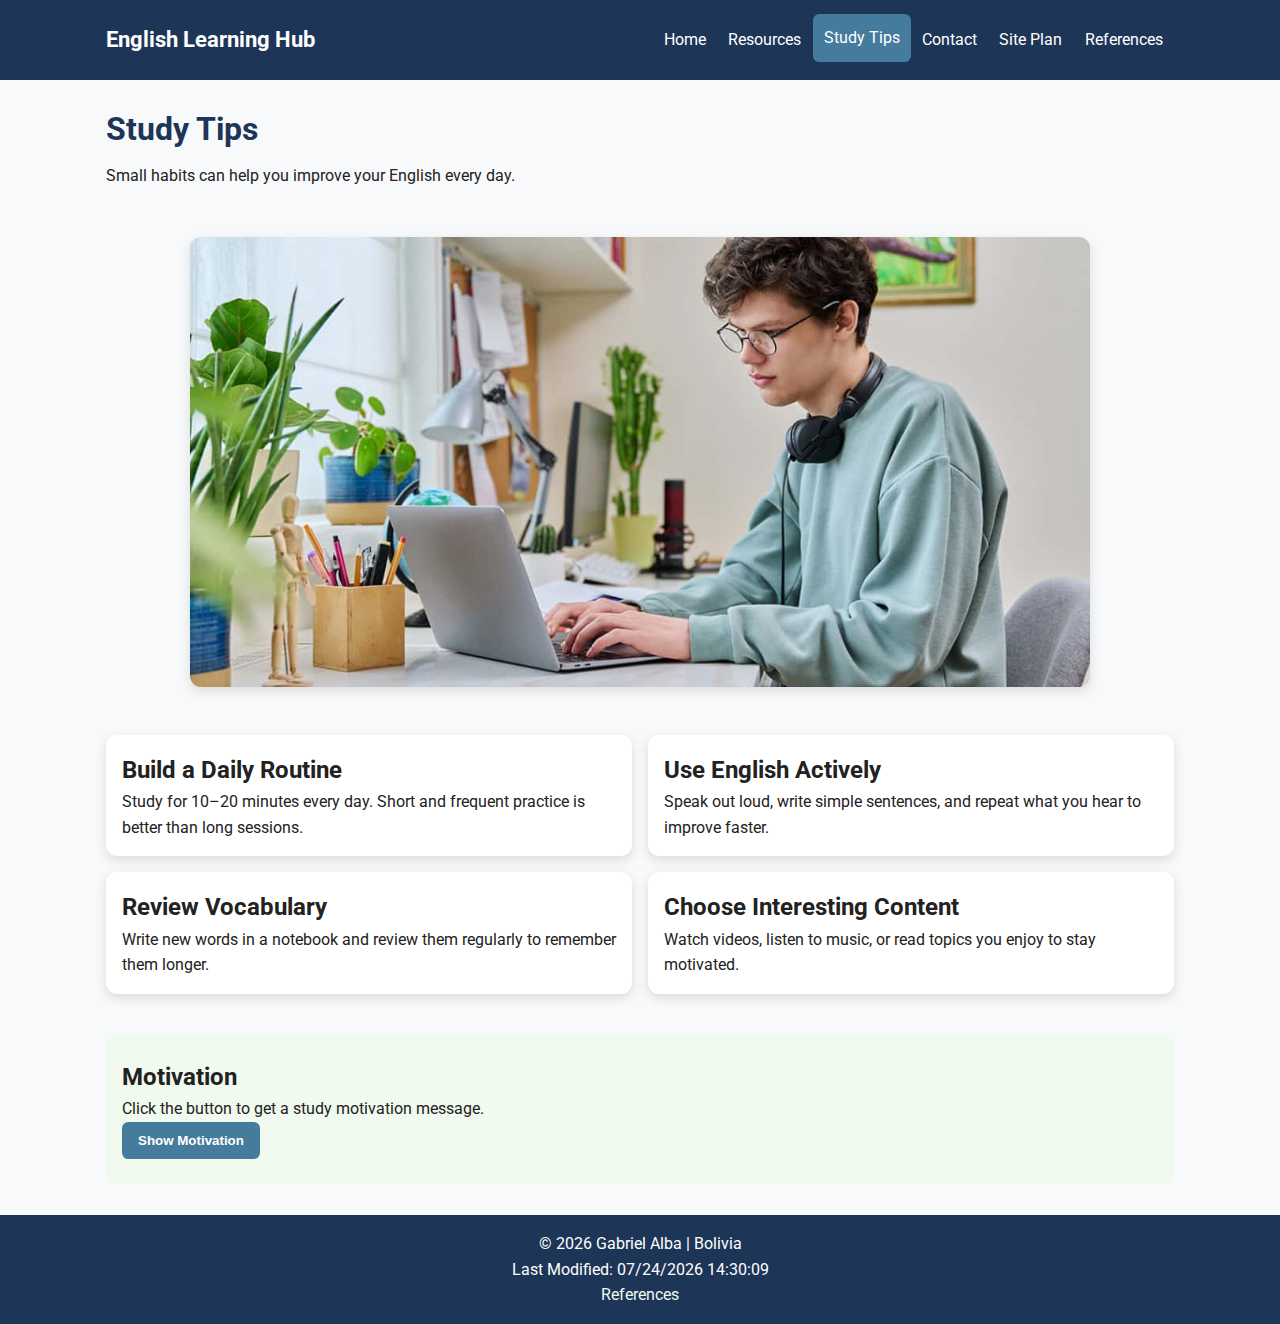
<file: project/tips.html>
<!DOCTYPE html>
<html lang="en">
<head>
  <meta charset="UTF-8">
  <meta name="viewport" content="width=device-width, initial-scale=1.0">
  <meta name="description" content="Study tips and habits to improve your English learning.">
  <meta name="author" content="Gabriel Alba">
  <title>English Learning Hub | Study Tips</title>

  <link rel="preconnect" href="https://fonts.googleapis.com">
  <link rel="preconnect" href="https://fonts.gstatic.com" crossorigin>
  <link href="https://fonts.googleapis.com/css2?family=Roboto:wght@400;500;700&display=swap" rel="stylesheet">

  <link rel="stylesheet" href="styles/project.css">
  <script src="scripts/project.js" defer></script>
</head>
<body>

  <header>
    <div class="header-container">
      <a href="index.html" class="logo">English Learning Hub</a>

      <button id="menu-button" aria-label="Open navigation menu" aria-expanded="false">
        ☰
      </button>

      <nav id="main-nav">
        <a href="index.html">Home</a>
        <a href="resources.html">Resources</a>
        <a href="tips.html" class="active">Study Tips</a>
        <a href="contact.html">Contact</a>
        <a href="siteplan.html">Site Plan</a>
        <a href="references.html">References</a>
      </nav>
    </div>
  </header>

  <main>
    <section class="page-banner">
      <h1>Study Tips</h1>
      <p>Small habits can help you improve your English every day.</p>
    </section>

    <section class="content-section">
      <div class="tips-image-container">
        <img
          src="images/student.jpg"
          alt="Student studying English at a desk"
          class="tips-image"
          loading="lazy"
          width="900"
          height="500"
        >
      </div>
    </section>

    <section class="content-section">
      <div class="grid-two">
        <article class="card">
          <h2>Build a Daily Routine</h2>
          <p>Study for 10–20 minutes every day. Short and frequent practice is better than long sessions.</p>
        </article>

        <article class="card">
          <h2>Use English Actively</h2>
          <p>Speak out loud, write simple sentences, and repeat what you hear to improve faster.</p>
        </article>

        <article class="card">
          <h2>Review Vocabulary</h2>
          <p>Write new words in a notebook and review them regularly to remember them longer.</p>
        </article>

        <article class="card">
          <h2>Choose Interesting Content</h2>
          <p>Watch videos, listen to music, or read topics you enjoy to stay motivated.</p>
        </article>
      </div>
    </section>

    <section class="content-section highlight">
      <h2>Motivation</h2>
      <p id="motivation-message">Click the button to get a study motivation message.</p>
      <button id="motivation-button" class="button">Show Motivation</button>
    </section>
  </main>

  <footer>
    <p>&copy; <span id="currentyear"></span> Gabriel Alba | Bolivia</p>
    <p id="lastModified"></p>
    <p><a href="references.html">References</a></p>
  </footer>

</body>
</html>
</file>
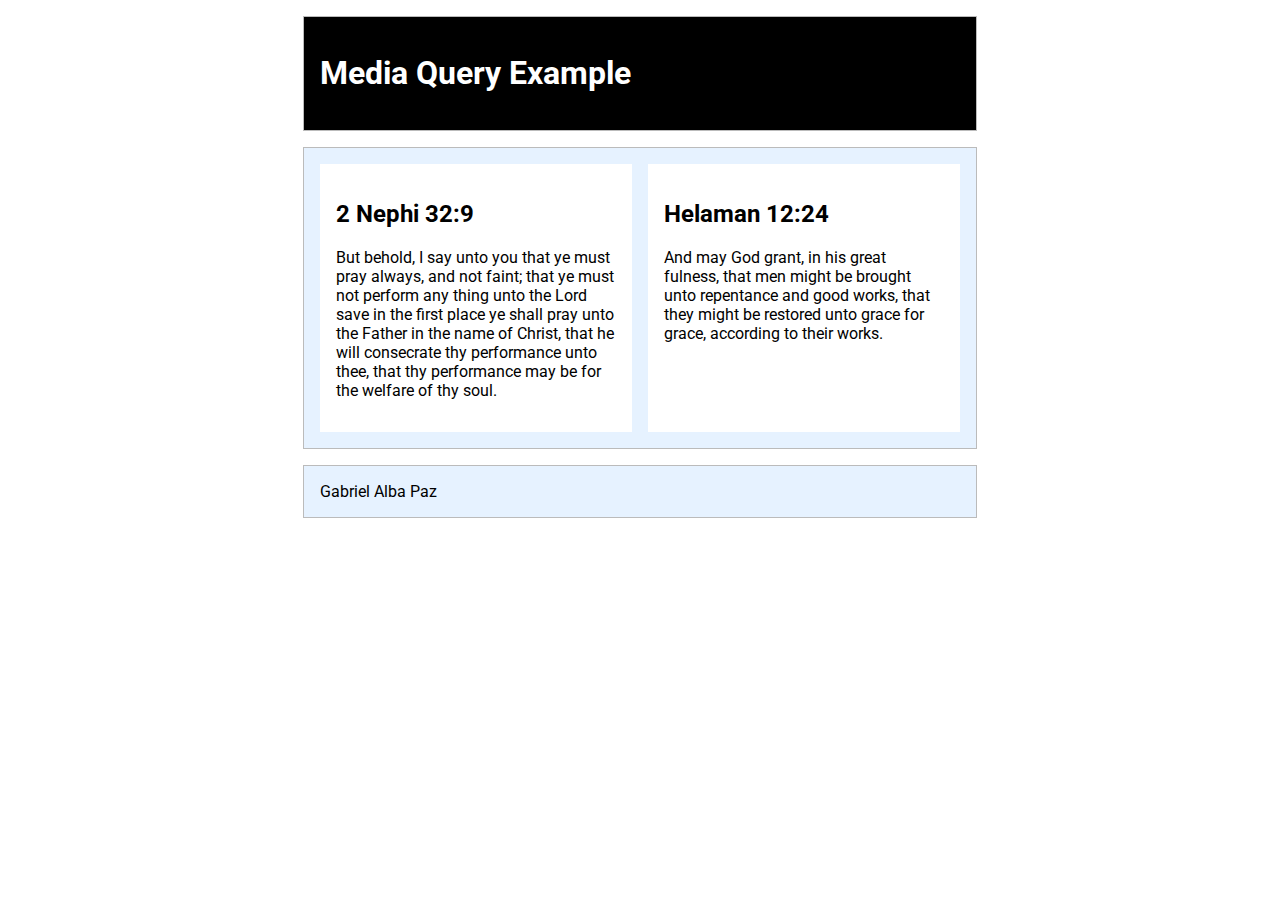
<file: week02/media-query.html>
<!DOCTYPE html>
<html lang="en">
<head>
    <meta charset="utf-8">
    <meta name="viewport" content="width=device-width, initial-scale=1.0">
    <title>WDD 131 Media Query Example</title>
    <meta name="description" content="Media query learning activity example page.">
    <meta name="author" content="[Put your full name here]">
    <link rel="preconnect" href="https://fonts.googleapis.com">
    <link rel="preconnect" href="https://fonts.gstatic.com" crossorigin>
    <link href="https://fonts.googleapis.com/css?family=Roboto&display=swap" rel="stylesheet">
    <link rel="stylesheet" href="styles/media-query.css">
    <link rel="stylesheet" href="styles/media-query-large.css">
</head>
<body>
   <header>
     <h1>Media Query Example</h1>
   </header>
  <main>
    <section>
      <h2>2 Nephi 32:9</h2>
      <p>But behold, I say unto you that ye must pray always, and not faint; that ye must not perform any thing unto the Lord save in the first place ye shall pray unto the Father in the name of Christ, that he will consecrate thy performance unto thee, that thy performance may be for the welfare of thy soul.</p>
    </section>
   <section>
      <h2>Helaman 12:24</h2>
      <p>And may God grant, in his great fulness, that men might be brought unto repentance and good works, that they might be restored unto grace for grace, according to their works.</p>
   </section>
  </main>
  <footer>
      Gabriel Alba Paz 
  </footer> 
    
</body>
</html>
</file>
<file: styles/base.css>
* {
  margin: 0;
  padding: 0;
  box-sizing: border-box;
}

body {
  font-family: "Roboto", sans-serif;
  background-color: #f4f4f4;
  color: #333;
}


header {
  background-color: #1f4e79;
  color: white;
}


#course-title {
  display: block;
  text-align: center;
  padding: 1rem;
  font-size: 1.6rem;
  font-weight: 700;
}


nav {
  display: flex;
  background-color: #333;
}

nav a {
  flex: 1;
  display: flex;
  justify-content: center;
  align-items: center;
  text-decoration: none;
  color: white;
  padding: 1rem 0;
  font-weight: 500;
  transition: background-color 0.3s;
}

nav a:hover {
  background-color: #1f4e79;
}


main {
  max-width: 1000px;
  margin: 2rem auto;
  padding: 1rem;
  display: grid;
  grid-template-columns: 2fr 1fr;
  gap: 1.5rem;
}


h1 {
  grid-column: 1 / -1;
  text-align: center;
  margin-bottom: 1rem;
  font-size: 2rem;
}


.card {
  background-color: white;
  padding: 1rem;
  border-radius: 6px;
}


.card h2 {
  background-color: #1f4e79;
  color: white;
  padding: 0.75rem 1rem;
  margin: -1rem -1rem 1rem -1rem;
  text-align: center;
  font-size: 1.25rem;
}


.card-content {
  display: flex;
  gap: 1rem;
  align-items: flex-start;
}

.card-content img {
  width: 150px;
  border-radius: 4px;
}


.card h3 {
  text-align: center;
  margin-top: 1rem;
  font-size: 1.1rem;
}

.location {
  display: flex;
  gap: 1rem;
  align-items: center;
}

.city-line {
  width: 60%;
  height: 2px;
  background-color: #ccc;
  border: none;
  margin: 0.5rem auto 1rem;
}

.location img {
  width: 100px;
}


.card ul {
  list-style: disc;
  list-style-position: outside;
  text-align: left;
  padding: 1.5rem;
}

.card ul li {
  margin: 0.6rem 0;
}


.card ul a {
  color: #1f4e79;
  text-decoration: underline;
}

.card ul a:hover {
  color: #163b5c;
}


footer {
  background-color: #1f4e79;
  color: white;
  text-align: center;
  padding: 1rem;
  font-size: 0.9rem;
}

footer p {
  margin: 0.25rem 0;
}
</file>
<file: project/styles/project.css>
:root {
  --primary-color: #1d3557;
  --secondary-color: #457b9d;
  --accent-color: #f1faee;
  --light-color: #ffffff;
  --background-color: #f8f9fa;
  --text-color: #222222;
  --max-width: 1100px;
  --shadow: 0 4px 12px rgba(0, 0, 0, 0.12);
}

@keyframes fadeIn {
  from {
    opacity: 0;
  }
  to {
    opacity: 1;
  }
}

@keyframes slideUp {
  from {
    opacity: 0;
    transform: translateY(24px);
  }
  to {
    opacity: 1;
    transform: translateY(0);
  }
}

@keyframes slideFromLeft {
  from {
    opacity: 0;
    transform: translateX(-24px);
  }
  to {
    opacity: 1;
    transform: translateX(0);
  }
}

@keyframes slideFromRight {
  from {
    opacity: 0;
    transform: translateX(24px);
  }
  to {
    opacity: 1;
    transform: translateX(0);
  }
}

@keyframes pulseSoft {
  0% {
    transform: scale(1);
  }
  50% {
    transform: scale(1.03);
  }
  100% {
    transform: scale(1);
  }
}

* {
  box-sizing: border-box;
  margin: 0;
  padding: 0;
}

body {
  font-family: 'Roboto', sans-serif;
  line-height: 1.6;
  color: var(--text-color);
  background-color: var(--background-color);
  animation: fadeIn 0.8s ease-in-out;
}

img {
  max-width: 100%;
  height: auto;
  display: block;
  border-radius: 0.5rem;
  transition: transform 0.4s ease, box-shadow 0.4s ease;
}

img:hover {
  transform: scale(1.02);
  box-shadow: 0 8px 18px rgba(0, 0, 0, 0.15);
}

a {
  text-decoration: none;
}

header {
  background-color: var(--primary-color);
  color: var(--light-color);
}

.header-container {
  max-width: var(--max-width);
  margin: 0 auto;
  padding: 1rem;
  display: flex;
  align-items: center;
  justify-content: space-between;
  gap: 1rem;
  flex-wrap: wrap;
}

.logo {
  color: var(--light-color);
  font-size: 1.4rem;
  font-weight: bold;
  transition: transform 0.3s ease, opacity 0.3s ease;
}

.logo:hover {
  transform: scale(1.05);
  opacity: 0.9;
}

#menu-button {
  background: transparent;
  border: 1px solid var(--light-color);
  color: var(--light-color);
  font-size: 1.5rem;
  padding: 0.4rem 0.7rem;
  border-radius: 0.4rem;
  cursor: pointer;
  transition: background-color 0.3s ease, transform 0.3s ease;
}

#menu-button:hover {
  background-color: rgba(255, 255, 255, 0.12);
  transform: scale(1.05);
}

nav {
  display: none;
  flex-direction: column;
  width: 100%;
  animation: slideUp 0.4s ease;
}

nav.open {
  display: flex;
}

nav a {
  color: var(--light-color);
  padding: 0.7rem;
  border-radius: 0.4rem;
  transition: background-color 0.3s ease, transform 0.3s ease;
}

nav a:hover,
nav a.active {
  background-color: var(--secondary-color);
  transform: translateY(-2px);
}

main {
  max-width: var(--max-width);
  margin: 0 auto;
}

.hero,
.content-section,
.page-banner {
  padding: 1.5rem 1rem;
}

.page-banner h1 {
  color: var(--primary-color);
  margin-bottom: 0.5rem;
}

.hero {
  display: grid;
  gap: 1.5rem;
  align-items: center;
}

.hero-text {
  animation: slideFromLeft 0.8s ease;
}

.hero-image {
  animation: slideFromRight 0.8s ease;
}

.hero-text h1 {
  color: var(--primary-color);
  margin-bottom: 1rem;
}

.hero-text p {
  margin-bottom: 1rem;
}

.button,
.filter-btn,
input[type="submit"] {
  display: inline-block;
  background-color: var(--secondary-color);
  color: var(--light-color);
  padding: 0.7rem 1rem;
  border-radius: 0.4rem;
  font-weight: bold;
  cursor: pointer;
  border: none;
  transition: background-color 0.3s ease, transform 0.3s ease, box-shadow 0.3s ease;
}

.button:hover,
.filter-btn:hover,
input[type="submit"]:hover {
  background-color: var(--primary-color);
  transform: translateY(-3px);
  box-shadow: 0 6px 14px rgba(0, 0, 0, 0.15);
}

.hero .button {
  animation: pulseSoft 2.2s infinite;
}

.grid-two,
.grid-three {
  display: grid;
  gap: 1rem;
}

.card,
.resource-card,
.tip-box,
.form-section {
  background-color: var(--light-color);
  padding: 1rem;
  border-radius: 0.7rem;
  box-shadow: var(--shadow);
  transition: transform 0.35s ease, box-shadow 0.35s ease;
  animation: slideUp 0.7s ease;
}

.tips-image-container {
  max-width: 900px;
  margin: 0 auto;
}

.tips-image {
  width: 100%;
  height: 450px;
  object-fit: cover;
  border-radius: 0.7rem;
  box-shadow: var(--shadow);
}

.card:hover,
.resource-card:hover,
.tip-box:hover,
.form-section:hover {
  transform: translateY(-6px);
  box-shadow: 0 10px 22px rgba(0, 0, 0, 0.16);
}

.highlight {
  background-color: var(--accent-color);
  border-radius: 0.7rem;
  margin: 1rem;
  animation: fadeIn 1s ease;
}

.filter-buttons {
  display: flex;
  flex-wrap: wrap;
  gap: 0.5rem;
  margin-bottom: 1rem;
}

.active-filter {
  background-color: var(--primary-color);
}

.favorites-list,
.references-list {
  padding-left: 1.2rem;
}

.favorites-list li,
.references-list li {
  margin-bottom: 0.5rem;
}

form {
  display: grid;
  gap: 0.8rem;
}

label,
legend {
  font-weight: 500;
}

input,
select,
textarea {
  padding: 0.7rem;
  border-radius: 0.4rem;
  border: 1px solid #ccc;
  font: inherit;
  width: 100%;
  transition: border-color 0.3s ease, box-shadow 0.3s ease, transform 0.2s ease;
}

input:focus,
select:focus,
textarea:focus {
  outline: none;
  border-color: var(--secondary-color);
  box-shadow: 0 0 0 3px rgba(69, 123, 157, 0.2);
  transform: scale(1.01);
}

fieldset {
  border: 1px solid #ccc;
  border-radius: 0.4rem;
  padding: 1rem;
}

fieldset label {
  display: block;
  margin-bottom: 0.5rem;
  font-weight: 400;
}

.form-response {
  margin-top: 1rem;
  font-weight: bold;
  color: var(--primary-color);
  animation: fadeIn 0.6s ease;
}

footer {
  background-color: var(--primary-color);
  color: var(--light-color);
  text-align: center;
  padding: 1rem;
  margin-top: 2rem;
}

footer a {
  color: var(--accent-color);
}

a:focus,
button:focus,
input:focus,
select:focus,
textarea:focus {
  outline: 2px solid var(--secondary-color);
  outline-offset: 2px;
}

@media (min-width: 700px) {
  #menu-button {
    display: none;
  }

  nav {
    display: flex;
    flex-direction: row;
    justify-content: flex-end;
    width: auto;
  }

  .hero {
    grid-template-columns: 1fr 1fr;
  }

  .grid-two {
    grid-template-columns: repeat(2, 1fr);
  }

  .grid-three {
    grid-template-columns: repeat(3, 1fr);
  }

  .resource-card img {
  width: 100%;
  height: 180px;
  object-fit: cover;
  border-radius: 0.5rem;
  margin-bottom: 0.8rem;
}
}
</file>
<file: styles/filtered-temples.css>
* {
  margin: 0;
  padding: 0;
  box-sizing: border-box;
}


body {
  font-family: 'Roboto', sans-serif;
  background-color: #f5f5f5;
  color: #333;

 
  animation: fadeInUp 0.8s ease;
}


header {
  background-color: #222;
  color: white;
  padding: 1rem;
  text-align: center;
}

header h2 {
  margin-bottom: 0.5rem;
}


#menuButton {
  font-size: 1.5rem;
  background: none;
  border: none;
  color: white;
  cursor: pointer;
}


nav {
  margin-top: 0.5rem;
}

#navMenu {
  list-style: none;
  display: flex;
  justify-content: center;
  gap: 1rem;
  transition: all 0.3s ease;
}

#navMenu li a {
  color: white;
  text-decoration: none;
  font-weight: bold;
  position: relative;
}


#navMenu li a::after {
  content: "";
  position: absolute;
  width: 0%;
  height: 2px;
  bottom: -3px;
  left: 0;
  background: white;
  transition: width 0.3s ease;
}

#navMenu li a:hover::after {
  width: 100%;
}


main {
  padding: 1rem;
  max-width: 1200px;
  margin: auto;
}

h1 {
  text-align: center;
  margin-bottom: 1rem;
}


#templeContainer {
  display: grid;
  grid-template-columns: repeat(auto-fit, minmax(250px, 1fr));
  gap: 1.5rem;
}


@keyframes fadeInUp {
  from {
    opacity: 0;
    transform: translateY(20px);
  }
  to {
    opacity: 1;
    transform: translateY(0);
  }
}


section {
  background: white;
  border-radius: 12px;
  padding: 1rem;
  text-align: center;

  box-shadow: 0 5px 15px rgba(0,0,0,0.1);

  
  animation: fadeInUp 0.6s ease forwards;
}


section:hover {
  transform: translateY(-8px) scale(1.02);
  box-shadow: 0 12px 25px rgba(0,0,0,0.2);
  transition: all 0.3s ease;
}

section h2 {
  margin-bottom: 0.5rem;
}

section p {
  font-size: 0.9rem;
  margin: 0.3rem 0;
}


img {
  width: 100%;
  height: auto;
  border-radius: 10px;
  margin-top: 0.5rem;
  transition: transform 0.4s ease;
}


section:hover img {
  transform: scale(1.08);
}

footer {
  text-align: center;
  padding: 1rem;
  background: #222;
  color: white;
  margin-top: 2rem;
}


@media (max-width: 600px) {
  #navMenu {
    flex-direction: column;
    gap: 0.5rem;
  }
}
</file>
<file: styles/filtered-temples-large.css>
@media (min-width: 768px) {

    #menuButton {
        display: none;
    }

    #navMenu {
        display: flex !important;
        flex-direction: row;
        justify-content: center;
    }

    main {
        grid-template-columns: repeat(auto-fit, minmax(250px, 1fr));
    }
}
</file>
<file: styles/form.css>
:root {
  --primary-color: #3f0d57;
  --secondary-color: #f3eef7;
  --accent-color: #7c3aed;
  --text-color: #1f2937;
  --white: #ffffff;
  --border-color: #d1d5db;
  --shadow: 0 8px 24px rgba(0, 0, 0, 0.08);
  --radius: 12px;
}

* {
  margin: 0;
  padding: 0;
  box-sizing: border-box;
}

body {
  font-family: "Roboto", sans-serif;
  background-color: var(--secondary-color);
  color: var(--text-color);
  line-height: 1.5;
}

.site-header {
  background: linear-gradient(135deg, var(--primary-color), var(--accent-color));
  color: var(--white);
  text-align: center;
  padding: 2rem 1rem;
}

.site-header h1 {
  font-family: "Poppins", sans-serif;
  font-size: 2rem;
  letter-spacing: 0.5px;
}

main {
  padding: 1.5rem 1rem 2rem;
}

.form-wrapper {
  max-width: 700px;
  margin: 0 auto;
  background-color: var(--white);
  padding: 1.5rem;
  border-radius: var(--radius);
  box-shadow: var(--shadow);
}

.review-form {
  display: flex;
  flex-direction: column;
  gap: 1.25rem;
}

.form-group,
fieldset {
  display: flex;
  flex-direction: column;
  gap: 0.5rem;
  border: none;
}

label,
legend {
  font-weight: 700;
  font-size: 1rem;
}

.helper-text {
  font-weight: 400;
  font-style: italic;
  color: #6b7280;
}

select,
input[type="date"],
input[type="text"],
textarea {
  width: 100%;
  padding: 0.85rem 0.9rem;
  font: inherit;
  border: 1px solid var(--border-color);
  border-radius: 8px;
  background-color: var(--white);
  transition: border-color 0.2s ease, box-shadow 0.2s ease;
}

select:focus,
input[type="date"]:focus,
input[type="text"]:focus,
textarea:focus,
input[type="radio"]:focus,
input[type="checkbox"]:focus,
input[type="submit"]:focus,
.back-link:focus {
  outline: 3px solid rgba(124, 58, 237, 0.25);
  outline-offset: 2px;
}

select:focus,
input[type="date"]:focus,
input[type="text"]:focus,
textarea:focus {
  border-color: var(--accent-color);
  box-shadow: 0 0 0 3px rgba(124, 58, 237, 0.15);
}

textarea {
  min-height: 140px;
  resize: vertical;
}

.rating-options {
  display: flex;
  justify-content: space-between;
  gap: 0.75rem;
  flex-wrap: wrap;
  margin-top: 0.25rem;
}

.rating-option {
  display: flex;
  flex-direction: column;
  align-items: center;
  gap: 0.35rem;
  min-width: 56px;
}

.rating-option label {
  font-size: 1.2rem;
  font-weight: 400;
  color: #374151;
}

.rating-option input[type="radio"] {
  width: 18px;
  height: 18px;
  cursor: pointer;
}

.features-group {
  gap: 0.75rem;
}

.checkbox-item {
  display: flex;
  align-items: center;
  gap: 0.6rem;
}

.checkbox-item label {
  font-weight: 400;
}

input[type="checkbox"] {
  width: 18px;
  height: 18px;
  cursor: pointer;
}

.submit-button,
input[type="submit"] {
  background-color: var(--primary-color);
  color: var(--white);
  border: none;
  padding: 0.95rem 1rem;
  border-radius: 10px;
  font: inherit;
  font-weight: 700;
  cursor: pointer;
  transition: background-color 0.2s ease, transform 0.2s ease;
}

.submit-button:hover,
input[type="submit"]:hover {
  background-color: var(--accent-color);
}

.submit-button:active,
input[type="submit"]:active {
  transform: scale(0.98);
}

.site-footer {
  text-align: center;
  padding: 1.5rem 1rem 2rem;
  color: var(--text-color);
  font-size: 0.95rem;
}

.site-footer p + p {
  margin-top: 0.35rem;
}

.confirmation-card {
  text-align: center;
}

.confirmation-card h2 {
  font-family: "Poppins", sans-serif;
  color: var(--primary-color);
  margin-bottom: 0.75rem;
}

.confirmation-card p {
  margin-bottom: 0.75rem;
}

.back-link {
  display: inline-block;
  margin-top: 0.5rem;
  text-decoration: none;
  background-color: var(--accent-color);
  color: var(--white);
  padding: 0.85rem 1.2rem;
  border-radius: 10px;
  font-weight: 700;
  transition: background-color 0.2s ease, transform 0.2s ease;
}

.back-link:hover {
  background-color: var(--primary-color);
}

.back-link:active {
  transform: scale(0.98);
}

@media (min-width: 768px) {
  .site-header h1 {
    font-size: 2.4rem;
  }

  .form-wrapper {
    padding: 2rem;
  }

  .rating-options {
    justify-content: space-around;
  }
}
</file>
<file: styles/place.css>
:root {
    --primary-color: #C8102E;
    --secondary-color: #007E3A;
    --light-color: #ffffff;
    --dark-color: #222;
    --spacing: 1rem;
}

* {
    margin: 0;
    padding: 0;
    box-sizing: border-box;
}

body {
    font-family: "Segoe UI", Arial, sans-serif;
    background-color: var(--light-color);
    color: var(--dark-color);
    line-height: 1.6;
}

/* Header */
header {
    text-align: center;
    padding: var(--spacing);
    background-color: var(--primary-color);
    color: var(--light-color);
}


header h1::after {
    content: " 🇲🇬";
}


.green-bar {
    height: 10px;
    background-color: var(--secondary-color);
}


.hero img {
    width: 100%;
    height: auto;
    display: block;
}


section {
    padding: var(--spacing);
    margin: var(--spacing);
    border-radius: 8px;
    background-color: #f4f4f4;
}

h2 {
    margin-bottom: 0.5rem;
    color: var(--secondary-color);
}


ul {
    list-style: none;
}

.data,
.weather {
    text-align: center;
}

.data li,
.weather li {
    margin: 0.4rem 0;
}


.weather-icon {
    width: 60px;
    margin: 0.5rem 0;
}

footer {
    background-color: var(--primary-color);
    color: var(--light-color);
    text-align: center;
    padding: 1rem;
    margin-top: 2rem;
}

footer p {
    margin: 0.5rem 0;
}


@media (min-width: 768px) {
    main {
        display: grid;
        grid-template-columns: 1fr 1fr;
        max-width: 900px;
        margin: 0 auto;
        gap: 1rem;
    }

    .hero {
        grid-column: 1 / -1;
    }
}
</file>
<file: styles/place-large.css>
@media (min-width: 768px) {

    main {
        display: grid;
        grid-template-columns: 2fr 1fr;
        gap: 1.5rem;
        padding: 1.5rem;
    }

    .hero {
        grid-column: 1 / -1;
    }

    
    .hero img {
        max-width: 1200px;
        margin: 0 auto;
        display: block;
    }

    
    section {
        background-color: var(--light-color);
        box-shadow: 0 4px 8px rgba(0,0,0,0.1);
    }

    
    .weather h2::after {
        content: " ⛅";
        font-size: 1.5rem;
    }

    
    .weather-icon {
        display: none;
    }
}
</file>
<file: styles/temples.css>
:root {
    --primary-color: #1b3a4b;
    --secondary-color: #e0a458;
    --light-color: #ffffff;
    --dark-color: #222;
}


* {
    margin: 0;
    padding: 0;
    box-sizing: border-box;
}


body {
    font-family: 'Roboto', sans-serif;
    background-color: #f4f4f4;
    color: var(--dark-color);
    line-height: 1.6;
}


header {
    background-color: var(--primary-color);
    color: var(--light-color);
    padding: 1rem;
    text-align: center;
}

header h2 {
    font-family: 'Playfair Display', serif;
    margin-bottom: 1rem;
}


nav ul {
    list-style: none;
    display: flex;
    flex-direction: column;
    gap: 0.5rem;
}

nav a {
    text-decoration: none;
    color: var(--light-color);
    padding: 0.5rem;
    transition: all 0.3s ease;
}


nav a:hover {
    background-color: var(--secondary-color);
    color: var(--dark-color);
    border-radius: 5px;
}

main {
    max-width: 1000px;
    margin: 0 auto;
    padding: 1rem;

    display: grid;
    grid-template-columns: 1fr;
    gap: 1.5rem;
}


figure {
    background-color: var(--light-color);
    padding: 1rem;
    border-radius: 8px;
    text-align: center;
    box-shadow: 0 2px 8px rgba(0,0,0,0.1);
}

figure img {
    width: 100%;
    height: auto;
    border-radius: 6px;
    transition: transform 0.3s ease;
}

figure img:hover {
    transform: scale(1.03);
}


figcaption {
    margin-top: 0.5rem;
    font-weight: 500;
}

footer {
    background-color: var(--primary-color);
    color: var(--light-color);
    text-align: center;
    padding: 1rem;
    margin-top: 2rem;
}

#menuButton {
    background: none;
    border: none;
    color: var(--light-color);
    font-size: 2rem;
    cursor: pointer;
    display: block;
    margin: 0 auto 1rem auto;
}


#navMenu {
    display: none;
}

#navMenu.open {
    display: flex;
}
</file>
<file: styles/temples-large.css>
@media (min-width: 768px) {

    #menuButton {
        display: none;
    }

    #navMenu {
        display: flex !important;
        flex-direction: row;
        justify-content: center;
    }

    main {
        grid-template-columns: repeat(auto-fit, minmax(250px, 1fr));
    }
}
</file>
<file: week02/styles/media-query.css>
body {
 font-family: 'Roboto', sans-serif;
}
header, main, footer {
 max-width: 640px;
 margin: 1rem auto;
 border: 1px solid #bbb;
 padding: 1rem;
 background-color: #e6f2ff;
}

main {
 display: grid;
 grid-template-columns: 1fr;
 grid-gap: 1rem;
}
section {
 padding: 1rem;
 background-color: #fff;
}
</file>
<file: week02/styles/media-query-large.css>
@media screen and (min-width: 500px) {
  header {
    background-color: #000;
    color: #fff;
  }
  
  main {
    grid-template-columns: 1fr 1fr;
  }
}
</file>
